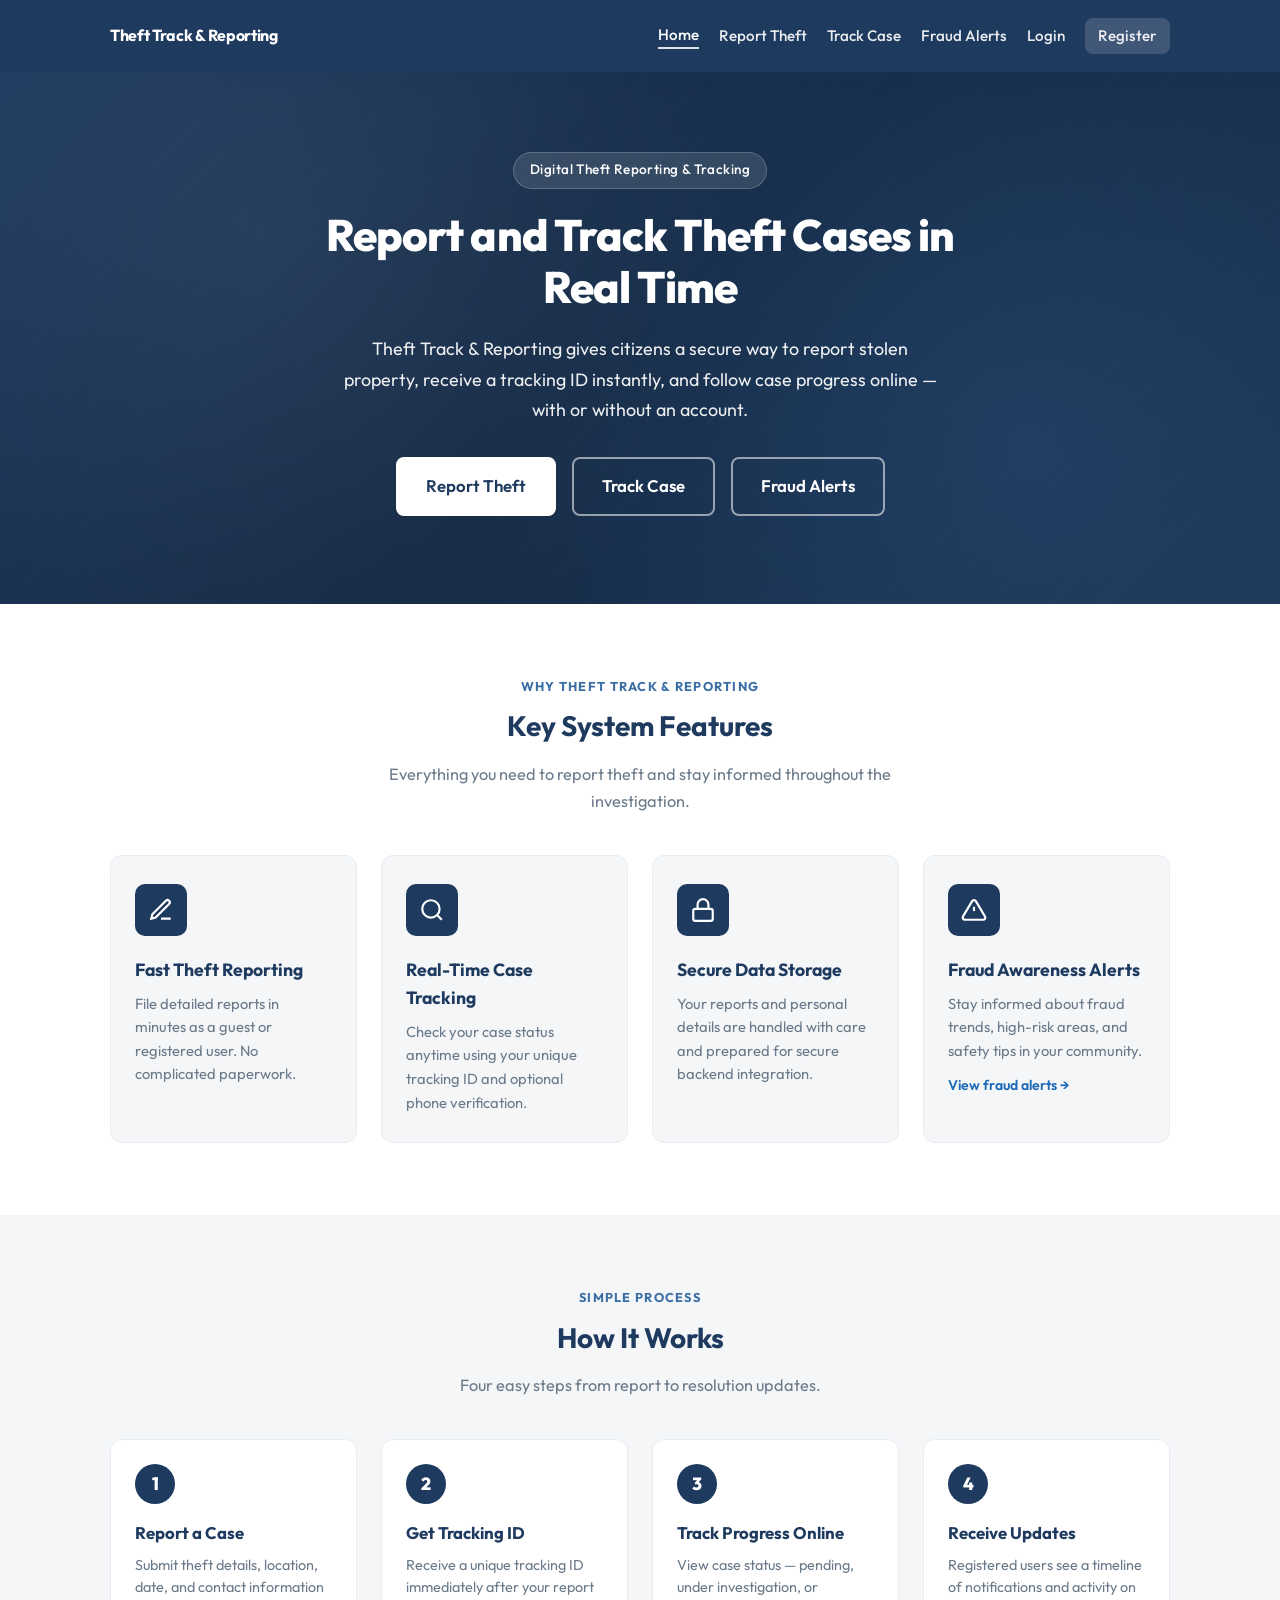
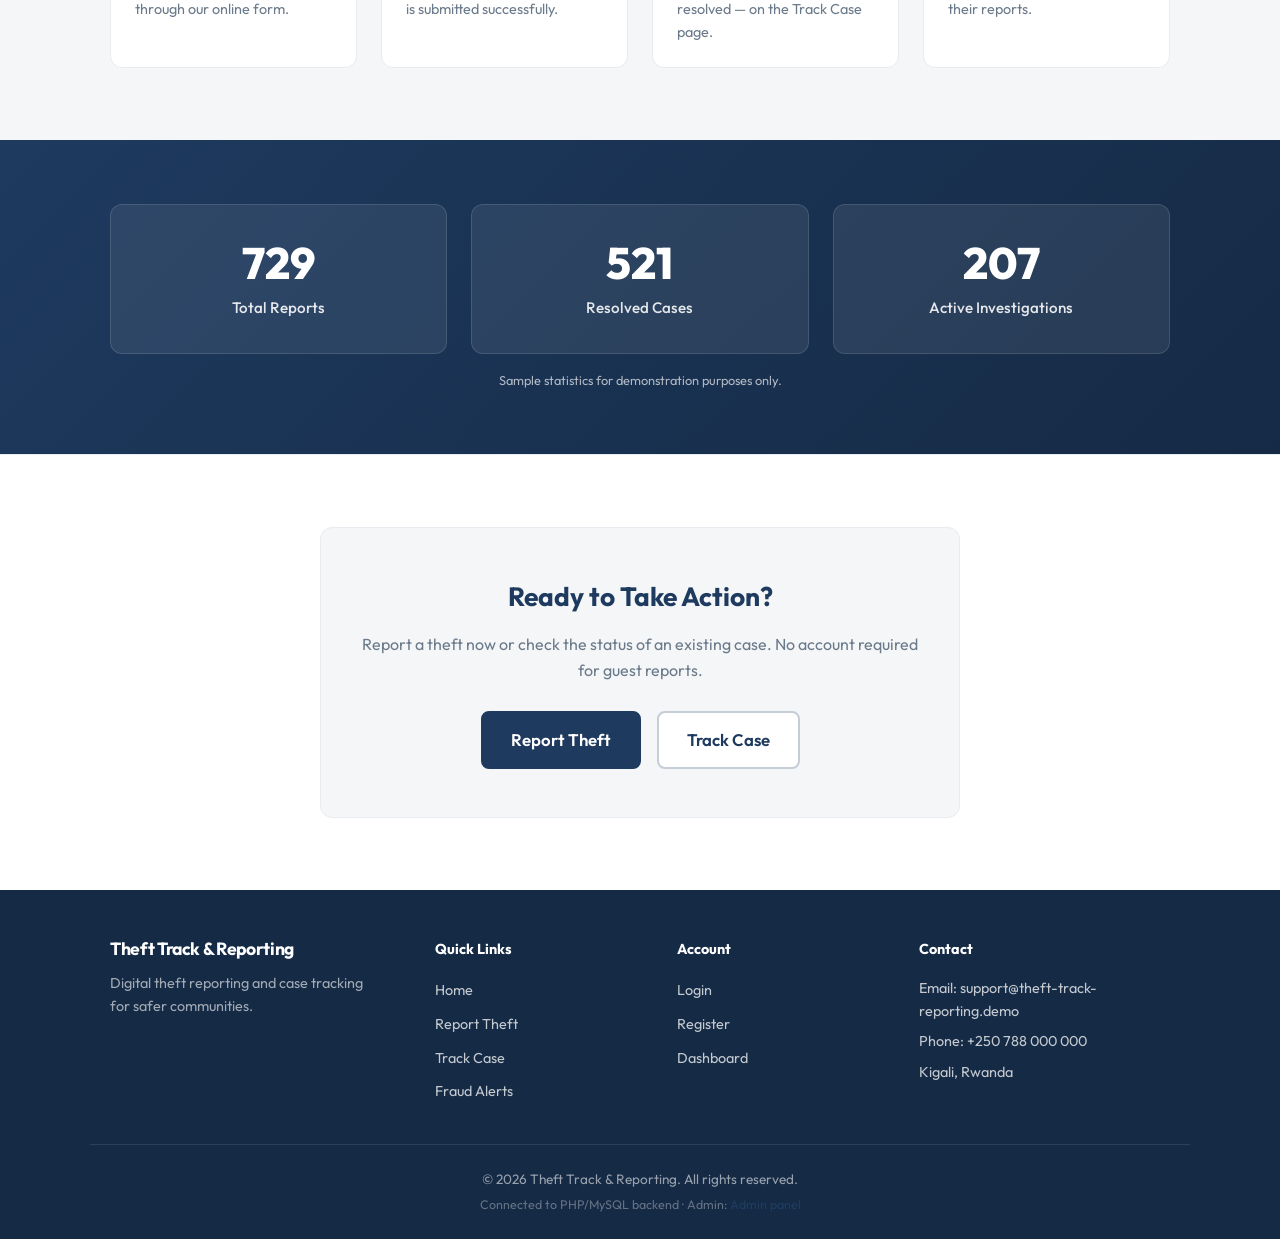
<file: public/index.html>
<!DOCTYPE html>
<html lang="en">
<head>
  <meta charset="UTF-8">
  <meta name="viewport" content="width=device-width, initial-scale=1.0">
  <title>Home — Theft Track &amp; Reporting</title>
  <link rel="preconnect" href="https://fonts.googleapis.com">
  <link rel="preconnect" href="https://fonts.gstatic.com" crossorigin>
  <link href="https://fonts.googleapis.com/css2?family=Outfit:wght@300;400;500;600;700;800&display=swap" rel="stylesheet">
  <link rel="stylesheet" href="style.css">
  <link rel="stylesheet" href="css/home.css">
</head>
<body data-page="home">

  <!-- Navigation -->
  <header class="header" id="main-header">
    <div class="container header-inner">
      <a href="index.html" class="logo logo--full">
        <span class="logo-text">Theft Track &amp; Reporting</span>
      </a>
      <button class="nav-toggle" id="nav-toggle" aria-label="Toggle menu" aria-expanded="false">
        <span></span><span></span><span></span>
      </button>
      <nav class="nav" id="main-nav">
        <a href="index.html" class="nav-link" data-nav-page="home">Home</a>
        <a href="report.html" class="nav-link" data-nav-page="report">Report Theft</a>
        <a href="track.html" class="nav-link" data-nav-page="track">Track Case</a>
        <a href="fraud.html" class="nav-link" data-nav-page="fraud">Fraud Alerts</a>
        <a href="dashboard.html" class="nav-link nav-user hidden" data-nav-page="dashboard">Dashboard</a>
        <a href="login.html" class="nav-link nav-auth" data-nav-page="login">Login</a>
        <a href="register.html" class="nav-link nav-auth nav-register-btn" data-nav-page="register">Register</a>
        <button type="button" class="btn btn-outline btn-sm nav-user hidden" id="btn-logout">Logout</button>
      </nav>
    </div>
  </header>

  <main class="home-main">

    <!-- Hero -->
    <section class="home-hero">
      <div class="home-hero-pattern" aria-hidden="true"></div>
      <div class="container home-hero-inner">
        <p class="home-hero-badge">Digital Theft Reporting &amp; Tracking</p>
        <h1>Report and Track Theft Cases in Real Time</h1>
        <p class="home-hero-desc">
          Theft Track &amp; Reporting gives citizens a secure way to report stolen property, receive a tracking ID instantly,
          and follow case progress online — with or without an account.
        </p>
        <div class="home-hero-actions">
          <a href="report.html" class="btn btn-primary btn-lg">Report Theft</a>
          <a href="track.html" class="btn btn-hero-outline btn-lg">Track Case</a>
          <a href="fraud.html" class="btn btn-hero-outline btn-lg">Fraud Alerts</a>
        </div>
      </div>
    </section>

    <!-- Features -->
    <section class="home-section home-features" id="features">
      <div class="container">
        <p class="section-label">Why Theft Track &amp; Reporting</p>
        <h2 class="section-title">Key System Features</h2>
        <p class="section-desc">Everything you need to report theft and stay informed throughout the investigation.</p>
        <div class="home-features-grid">
          <article class="home-feature-card">
            <div class="home-feature-icon" aria-hidden="true">
              <svg viewBox="0 0 24 24" fill="none" stroke="currentColor" stroke-width="2"><path d="M12 20h9M16.5 3.5a2.12 2.12 0 0 1 3 3L7 19l-4 1 1-4Z"/></svg>
            </div>
            <h3>Fast Theft Reporting</h3>
            <p>File detailed reports in minutes as a guest or registered user. No complicated paperwork.</p>
          </article>
          <article class="home-feature-card">
            <div class="home-feature-icon" aria-hidden="true">
              <svg viewBox="0 0 24 24" fill="none" stroke="currentColor" stroke-width="2"><circle cx="11" cy="11" r="8"/><path d="m21 21-4.3-4.3"/></svg>
            </div>
            <h3>Real-Time Case Tracking</h3>
            <p>Check your case status anytime using your unique tracking ID and optional phone verification.</p>
          </article>
          <article class="home-feature-card">
            <div class="home-feature-icon" aria-hidden="true">
              <svg viewBox="0 0 24 24" fill="none" stroke="currentColor" stroke-width="2"><rect x="3" y="11" width="18" height="11" rx="2"/><path d="M7 11V7a5 5 0 0 1 10 0v4"/></svg>
            </div>
            <h3>Secure Data Storage</h3>
            <p>Your reports and personal details are handled with care and prepared for secure backend integration.</p>
          </article>
          <a href="fraud.html" class="home-feature-card home-feature-card--link">
            <div class="home-feature-icon" aria-hidden="true">
              <svg viewBox="0 0 24 24" fill="none" stroke="currentColor" stroke-width="2"><path d="M10.29 3.86 1.82 18a2 2 0 0 0 1.71 3h16.94a2 2 0 0 0 1.71-3L13.71 3.86a2 2 0 0 0-3.42 0Z"/><line x1="12" y1="9" x2="12" y2="13"/><line x1="12" y1="17" x2="12.01" y2="17"/></svg>
            </div>
            <h3>Fraud Awareness Alerts</h3>
            <p>Stay informed about fraud trends, high-risk areas, and safety tips in your community.</p>
            <span class="home-feature-link">View fraud alerts &rarr;</span>
          </a>
        </div>
      </div>
    </section>

    <!-- How It Works -->
    <section class="home-section home-steps">
      <div class="container">
        <p class="section-label">Simple Process</p>
        <h2 class="section-title">How It Works</h2>
        <p class="section-desc">Four easy steps from report to resolution updates.</p>
        <ol class="home-steps-list">
          <li class="home-step">
            <span class="home-step-num">1</span>
            <div class="home-step-content">
              <h3>Report a Case</h3>
              <p>Submit theft details, location, date, and contact information through our online form.</p>
            </div>
          </li>
          <li class="home-step">
            <span class="home-step-num">2</span>
            <div class="home-step-content">
              <h3>Get Tracking ID</h3>
              <p>Receive a unique tracking ID immediately after your report is submitted successfully.</p>
            </div>
          </li>
          <li class="home-step">
            <span class="home-step-num">3</span>
            <div class="home-step-content">
              <h3>Track Progress Online</h3>
              <p>View case status — pending, under investigation, or resolved — on the Track Case page.</p>
            </div>
          </li>
          <li class="home-step">
            <span class="home-step-num">4</span>
            <div class="home-step-content">
              <h3>Receive Updates</h3>
              <p>Registered users see a timeline of notifications and activity on their reports.</p>
            </div>
          </li>
        </ol>
      </div>
    </section>

    <!-- Statistics -->
    <section class="home-stats" id="stats">
      <div class="container">
        <div class="home-stats-grid">
          <article class="home-stat-card">
            <span class="home-stat-value" data-count="1248">0</span>
            <span class="home-stat-label">Total Reports</span>
          </article>
          <article class="home-stat-card">
            <span class="home-stat-value" data-count="892">0</span>
            <span class="home-stat-label">Resolved Cases</span>
          </article>
          <article class="home-stat-card">
            <span class="home-stat-value" data-count="356">0</span>
            <span class="home-stat-label">Active Investigations</span>
          </article>
        </div>
        <p class="home-stats-note">Sample statistics for demonstration purposes only.</p>
      </div>
    </section>

    <!-- Call to Action -->
    <section class="home-cta">
      <div class="container home-cta-inner">
        <h2>Ready to Take Action?</h2>
        <p>Report a theft now or check the status of an existing case. No account required for guest reports.</p>
        <div class="home-cta-actions">
          <a href="report.html" class="btn btn-primary btn-lg">Report Theft</a>
          <a href="track.html" class="btn btn-secondary btn-lg">Track Case</a>
        </div>
      </div>
    </section>

  </main>

  <!-- Footer -->
  <footer class="footer footer--home" id="main-footer">
    <div class="container footer-grid">
      <div class="footer-brand">
        <a href="index.html" class="logo logo--footer">
          <span class="logo-text">Theft Track &amp; Reporting</span>
        </a>
        <p class="footer-tagline">Digital theft reporting and case tracking for safer communities.</p>
      </div>
      <div class="footer-links-col">
        <h4>Quick Links</h4>
        <ul class="footer-links">
          <li><a href="index.html">Home</a></li>
          <li><a href="report.html">Report Theft</a></li>
          <li><a href="track.html">Track Case</a></li>
          <li><a href="fraud.html">Fraud Alerts</a></li>
        </ul>
      </div>
      <div class="footer-links-col">
        <h4>Account</h4>
        <ul class="footer-links">
          <li><a href="login.html">Login</a></li>
          <li><a href="register.html">Register</a></li>
          <li><a href="dashboard.html">Dashboard</a></li>
        </ul>
      </div>
      <div class="footer-contact">
        <h4>Contact</h4>
        <p>Email: <a href="mailto:support@theft-track-reporting.demo">support@theft-track-reporting.demo</a></p>
        <p>Phone: <a href="tel:+250788000000">+250 788 000 000</a></p>
        <p class="footer-address">Kigali, Rwanda</p>
      </div>
    </div>
    <div class="container footer-bottom">
      <p>&copy; 2026 Theft Track &amp; Reporting. All rights reserved.</p>
      <p class="footer-note">Connected to PHP/MySQL backend · Admin: <a href="../backend/admin/">Admin panel</a></p>
    </div>
  </footer>

  <div id="toast-container" class="toast-container" aria-live="polite"></div>
  <script src="js/common.js"></script>
  <script src="js/home.js"></script>
</body>
</html>
</file>
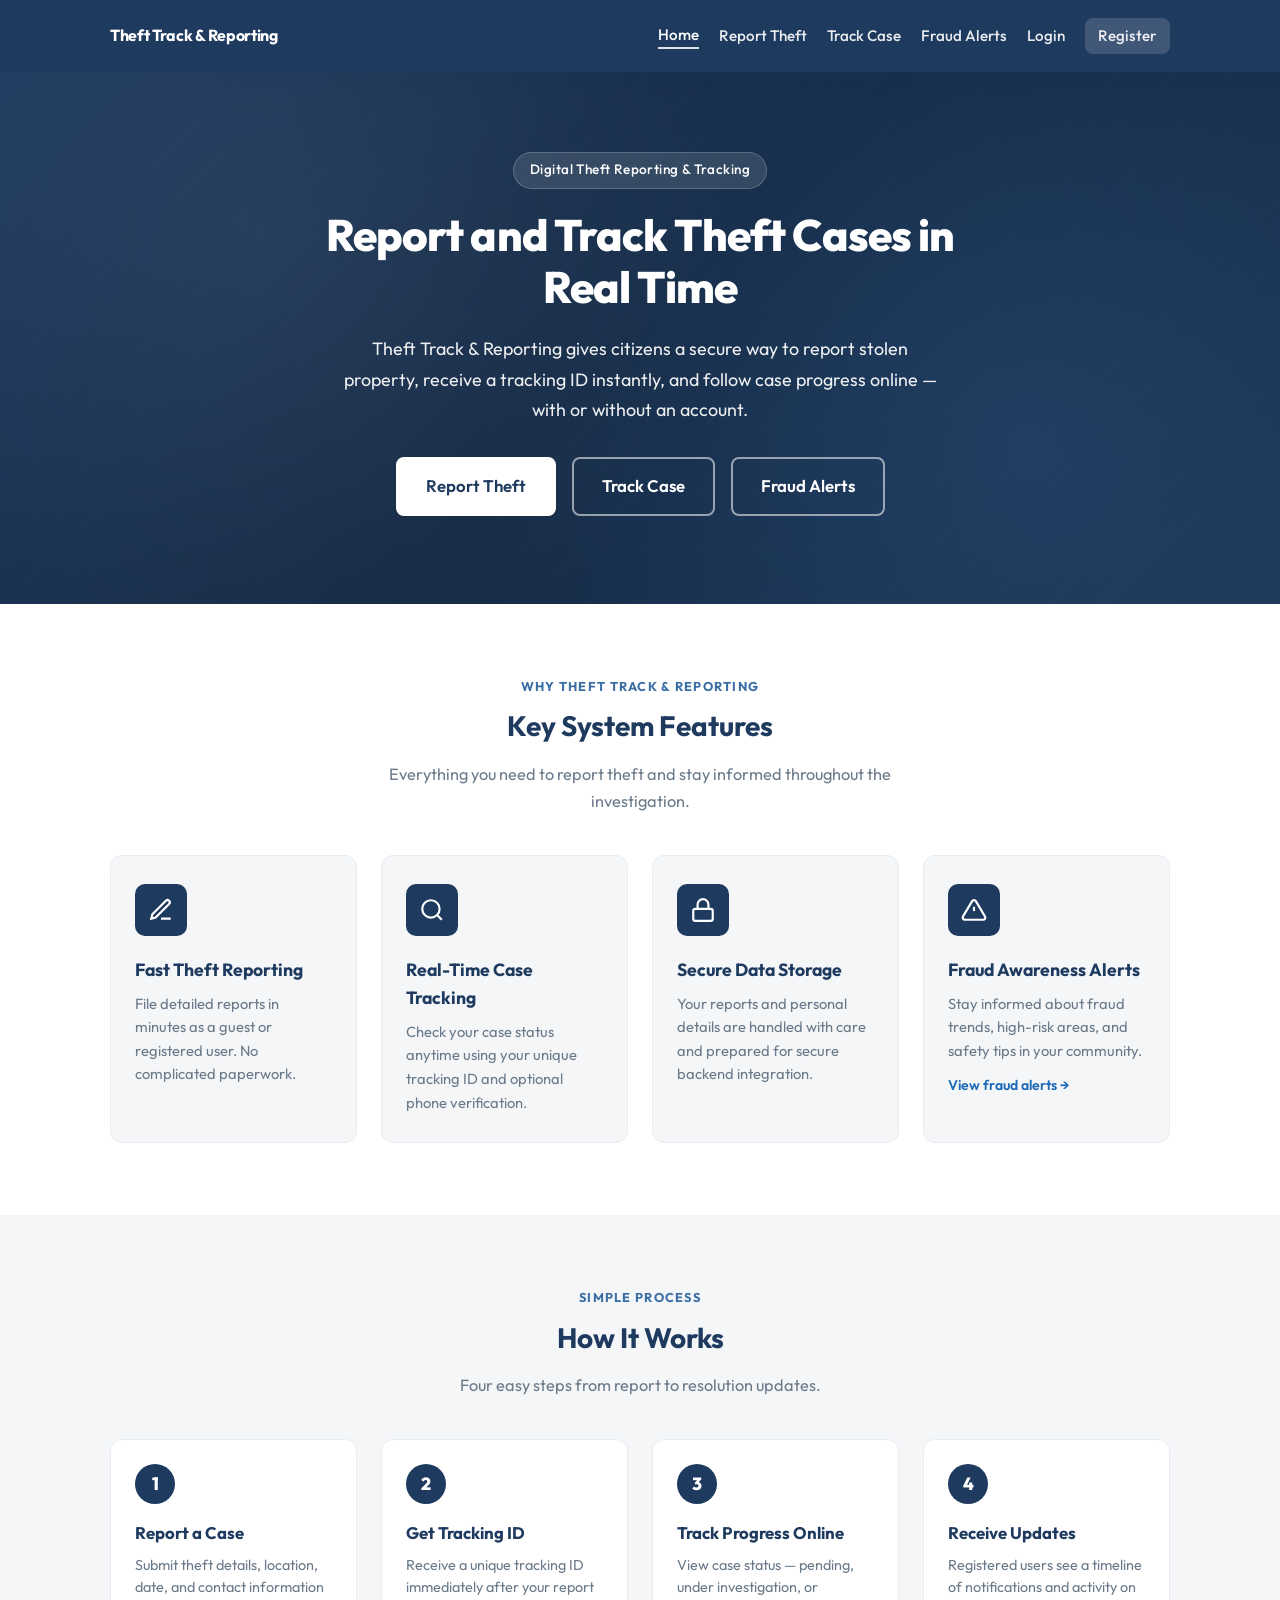
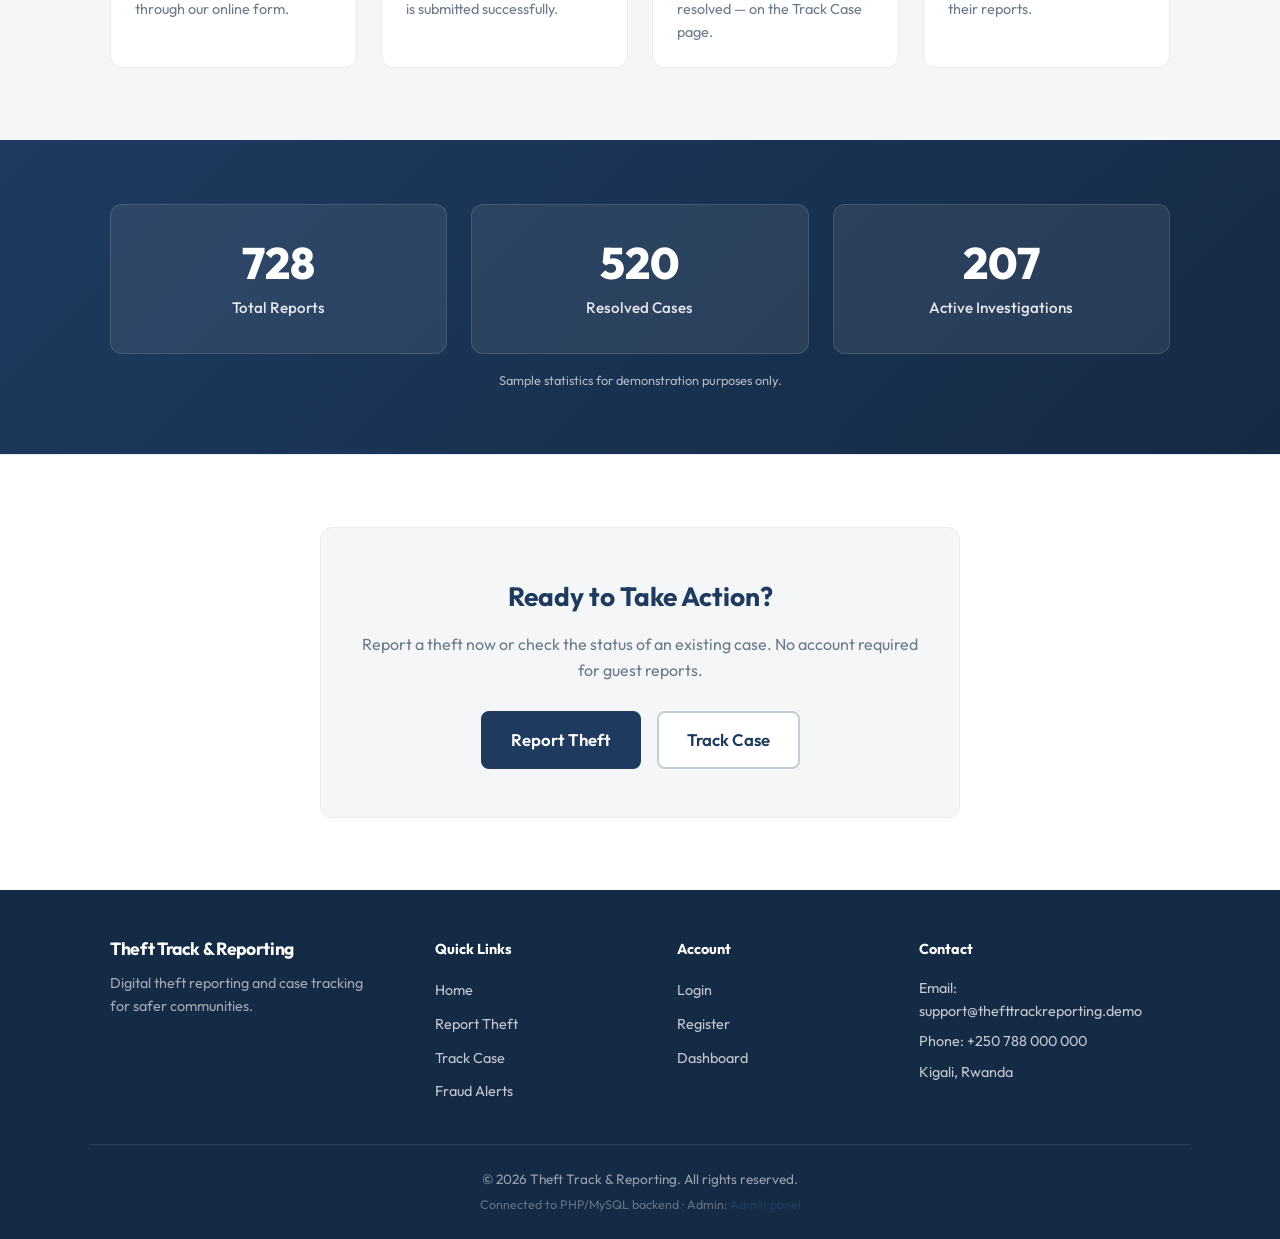
<file: thefttrack_fn/index.html>
<!DOCTYPE html>
<html lang="en">
<head>
  <meta charset="UTF-8">
  <meta name="viewport" content="width=device-width, initial-scale=1.0">
  <title>Home — Theft Track &amp; Reporting</title>
  <link rel="preconnect" href="https://fonts.googleapis.com">
  <link rel="preconnect" href="https://fonts.gstatic.com" crossorigin>
  <link href="https://fonts.googleapis.com/css2?family=Outfit:wght@300;400;500;600;700;800&display=swap" rel="stylesheet">
  <link rel="stylesheet" href="style.css">
  <link rel="stylesheet" href="css/home.css">
</head>
<body data-page="home">

  <!-- Navigation -->
  <header class="header" id="main-header">
    <div class="container header-inner">
      <a href="index.html" class="logo logo--full">
        <span class="logo-text">Theft Track &amp; Reporting</span>
      </a>
      <button class="nav-toggle" id="nav-toggle" aria-label="Toggle menu" aria-expanded="false">
        <span></span><span></span><span></span>
      </button>
      <nav class="nav" id="main-nav">
        <a href="index.html" class="nav-link" data-nav-page="home">Home</a>
        <a href="report.html" class="nav-link" data-nav-page="report">Report Theft</a>
        <a href="track.html" class="nav-link" data-nav-page="track">Track Case</a>
        <a href="fraud.html" class="nav-link" data-nav-page="fraud">Fraud Alerts</a>
        <a href="dashboard.html" class="nav-link nav-user hidden" data-nav-page="dashboard">Dashboard</a>
        <a href="login.html" class="nav-link nav-auth" data-nav-page="login">Login</a>
        <a href="register.html" class="nav-link nav-auth nav-register-btn" data-nav-page="register">Register</a>
        <button type="button" class="btn btn-outline btn-sm nav-user hidden" id="btn-logout">Logout</button>
      </nav>
    </div>
  </header>

  <main class="home-main">

    <!-- Hero -->
    <section class="home-hero">
      <div class="home-hero-pattern" aria-hidden="true"></div>
      <div class="container home-hero-inner">
        <p class="home-hero-badge">Digital Theft Reporting &amp; Tracking</p>
        <h1>Report and Track Theft Cases in Real Time</h1>
        <p class="home-hero-desc">
          Theft Track &amp; Reporting gives citizens a secure way to report stolen property, receive a tracking ID instantly,
          and follow case progress online — with or without an account.
        </p>
        <div class="home-hero-actions">
          <a href="report.html" class="btn btn-primary btn-lg">Report Theft</a>
          <a href="track.html" class="btn btn-hero-outline btn-lg">Track Case</a>
          <a href="fraud.html" class="btn btn-hero-outline btn-lg">Fraud Alerts</a>
        </div>
      </div>
    </section>

    <!-- Features -->
    <section class="home-section home-features" id="features">
      <div class="container">
        <p class="section-label">Why Theft Track &amp; Reporting</p>
        <h2 class="section-title">Key System Features</h2>
        <p class="section-desc">Everything you need to report theft and stay informed throughout the investigation.</p>
        <div class="home-features-grid">
          <article class="home-feature-card">
            <div class="home-feature-icon" aria-hidden="true">
              <svg viewBox="0 0 24 24" fill="none" stroke="currentColor" stroke-width="2"><path d="M12 20h9M16.5 3.5a2.12 2.12 0 0 1 3 3L7 19l-4 1 1-4Z"/></svg>
            </div>
            <h3>Fast Theft Reporting</h3>
            <p>File detailed reports in minutes as a guest or registered user. No complicated paperwork.</p>
          </article>
          <article class="home-feature-card">
            <div class="home-feature-icon" aria-hidden="true">
              <svg viewBox="0 0 24 24" fill="none" stroke="currentColor" stroke-width="2"><circle cx="11" cy="11" r="8"/><path d="m21 21-4.3-4.3"/></svg>
            </div>
            <h3>Real-Time Case Tracking</h3>
            <p>Check your case status anytime using your unique tracking ID and optional phone verification.</p>
          </article>
          <article class="home-feature-card">
            <div class="home-feature-icon" aria-hidden="true">
              <svg viewBox="0 0 24 24" fill="none" stroke="currentColor" stroke-width="2"><rect x="3" y="11" width="18" height="11" rx="2"/><path d="M7 11V7a5 5 0 0 1 10 0v4"/></svg>
            </div>
            <h3>Secure Data Storage</h3>
            <p>Your reports and personal details are handled with care and prepared for secure backend integration.</p>
          </article>
          <a href="fraud.html" class="home-feature-card home-feature-card--link">
            <div class="home-feature-icon" aria-hidden="true">
              <svg viewBox="0 0 24 24" fill="none" stroke="currentColor" stroke-width="2"><path d="M10.29 3.86 1.82 18a2 2 0 0 0 1.71 3h16.94a2 2 0 0 0 1.71-3L13.71 3.86a2 2 0 0 0-3.42 0Z"/><line x1="12" y1="9" x2="12" y2="13"/><line x1="12" y1="17" x2="12.01" y2="17"/></svg>
            </div>
            <h3>Fraud Awareness Alerts</h3>
            <p>Stay informed about fraud trends, high-risk areas, and safety tips in your community.</p>
            <span class="home-feature-link">View fraud alerts &rarr;</span>
          </a>
        </div>
      </div>
    </section>

    <!-- How It Works -->
    <section class="home-section home-steps">
      <div class="container">
        <p class="section-label">Simple Process</p>
        <h2 class="section-title">How It Works</h2>
        <p class="section-desc">Four easy steps from report to resolution updates.</p>
        <ol class="home-steps-list">
          <li class="home-step">
            <span class="home-step-num">1</span>
            <div class="home-step-content">
              <h3>Report a Case</h3>
              <p>Submit theft details, location, date, and contact information through our online form.</p>
            </div>
          </li>
          <li class="home-step">
            <span class="home-step-num">2</span>
            <div class="home-step-content">
              <h3>Get Tracking ID</h3>
              <p>Receive a unique tracking ID immediately after your report is submitted successfully.</p>
            </div>
          </li>
          <li class="home-step">
            <span class="home-step-num">3</span>
            <div class="home-step-content">
              <h3>Track Progress Online</h3>
              <p>View case status — pending, under investigation, or resolved — on the Track Case page.</p>
            </div>
          </li>
          <li class="home-step">
            <span class="home-step-num">4</span>
            <div class="home-step-content">
              <h3>Receive Updates</h3>
              <p>Registered users see a timeline of notifications and activity on their reports.</p>
            </div>
          </li>
        </ol>
      </div>
    </section>

    <!-- Statistics -->
    <section class="home-stats" id="stats">
      <div class="container">
        <div class="home-stats-grid">
          <article class="home-stat-card">
            <span class="home-stat-value" data-count="1248">0</span>
            <span class="home-stat-label">Total Reports</span>
          </article>
          <article class="home-stat-card">
            <span class="home-stat-value" data-count="892">0</span>
            <span class="home-stat-label">Resolved Cases</span>
          </article>
          <article class="home-stat-card">
            <span class="home-stat-value" data-count="356">0</span>
            <span class="home-stat-label">Active Investigations</span>
          </article>
        </div>
        <p class="home-stats-note">Sample statistics for demonstration purposes only.</p>
      </div>
    </section>

    <!-- Call to Action -->
    <section class="home-cta">
      <div class="container home-cta-inner">
        <h2>Ready to Take Action?</h2>
        <p>Report a theft now or check the status of an existing case. No account required for guest reports.</p>
        <div class="home-cta-actions">
          <a href="report.html" class="btn btn-primary btn-lg">Report Theft</a>
          <a href="track.html" class="btn btn-secondary btn-lg">Track Case</a>
        </div>
      </div>
    </section>

  </main>

  <!-- Footer -->
  <footer class="footer footer--home" id="main-footer">
    <div class="container footer-grid">
      <div class="footer-brand">
        <a href="index.html" class="logo logo--footer">
          <span class="logo-text">Theft Track &amp; Reporting</span>
        </a>
        <p class="footer-tagline">Digital theft reporting and case tracking for safer communities.</p>
      </div>
      <div class="footer-links-col">
        <h4>Quick Links</h4>
        <ul class="footer-links">
          <li><a href="index.html">Home</a></li>
          <li><a href="report.html">Report Theft</a></li>
          <li><a href="track.html">Track Case</a></li>
          <li><a href="fraud.html">Fraud Alerts</a></li>
        </ul>
      </div>
      <div class="footer-links-col">
        <h4>Account</h4>
        <ul class="footer-links">
          <li><a href="login.html">Login</a></li>
          <li><a href="register.html">Register</a></li>
          <li><a href="dashboard.html">Dashboard</a></li>
        </ul>
      </div>
      <div class="footer-contact">
        <h4>Contact</h4>
        <p>Email: <a href="mailto:support@thefttrackreporting.demo">support@thefttrackreporting.demo</a></p>
        <p>Phone: <a href="tel:+250788000000">+250 788 000 000</a></p>
        <p class="footer-address">Kigali, Rwanda</p>
      </div>
    </div>
    <div class="container footer-bottom">
      <p>&copy; 2026 Theft Track &amp; Reporting. All rights reserved.</p>
      <p class="footer-note">Connected to PHP/MySQL backend · Admin: <a href="../backend/admin/">Admin panel</a></p>
    </div>
  </footer>

  <div id="toast-container" class="toast-container" aria-live="polite"></div>
  <script src="js/common.js"></script>
  <script src="js/home.js"></script>
</body>
</html>
</file>
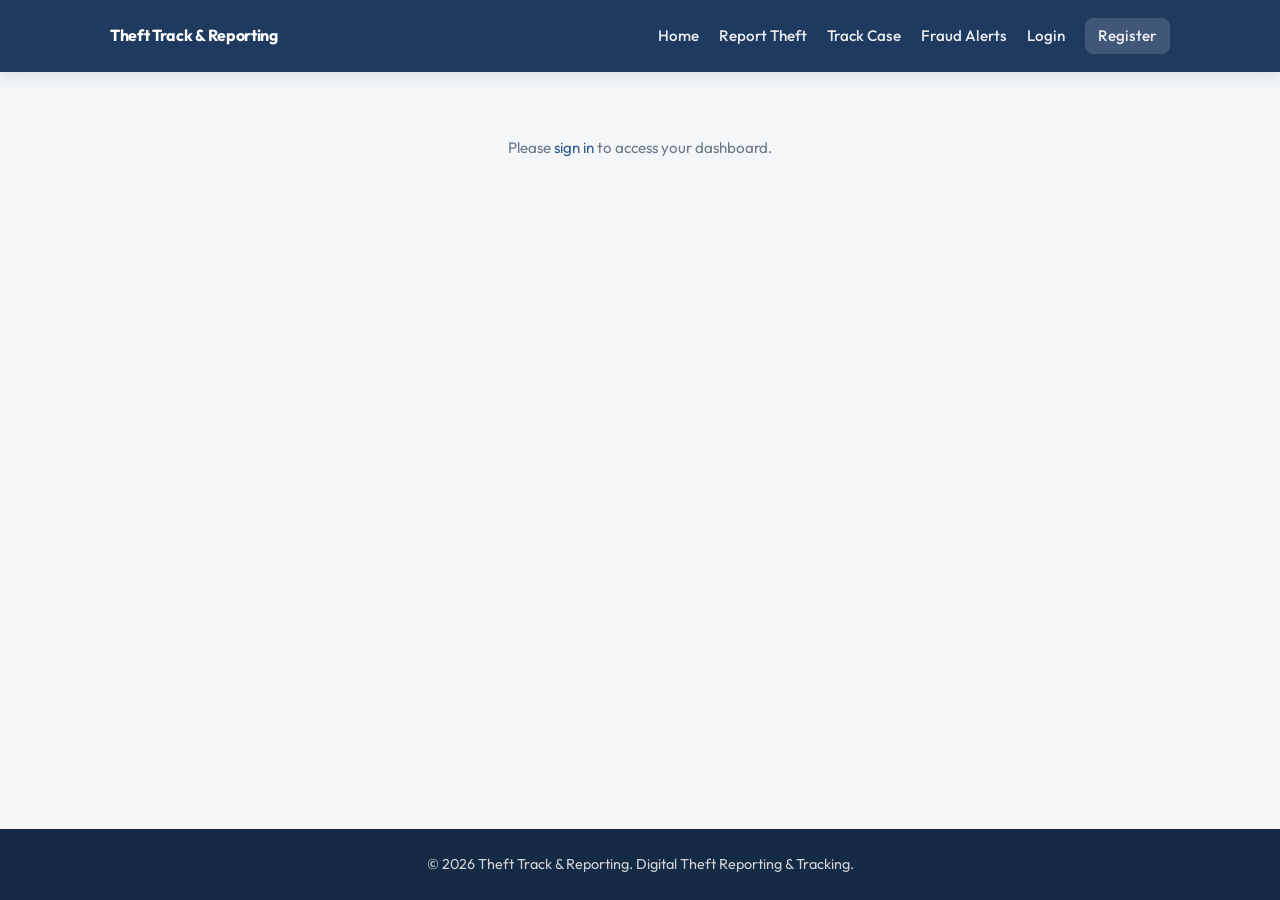
<file: public/dashboard.html>
<!DOCTYPE html>
<html lang="en">
<head>
  <meta charset="UTF-8">
  <meta name="viewport" content="width=device-width, initial-scale=1.0">
  <title>My Dashboard — Theft Track &amp; Reporting</title>
  <link rel="preconnect" href="https://fonts.googleapis.com">
  <link rel="preconnect" href="https://fonts.gstatic.com" crossorigin>
  <link href="https://fonts.googleapis.com/css2?family=Outfit:wght@300;400;500;600;700;800&display=swap" rel="stylesheet">
  <link rel="stylesheet" href="style.css">
  <link rel="stylesheet" href="css/dashboard.css">
</head>
<body data-page="dashboard">

  <header class="header" id="main-header">
    <div class="container header-inner">
      <a href="index.html" class="logo logo--full"><span class="logo-text">Theft Track &amp; Reporting</span></a>
      <button class="nav-toggle" id="nav-toggle" aria-label="Toggle menu" aria-expanded="false"><span></span><span></span><span></span></button>
      <nav class="nav" id="main-nav">
        <a href="index.html" class="nav-link" data-nav-page="home">Home</a>
        <a href="report.html" class="nav-link" data-nav-page="report">Report Theft</a>
        <a href="track.html" class="nav-link" data-nav-page="track">Track Case</a>
        <a href="fraud.html" class="nav-link" data-nav-page="fraud">Fraud Alerts</a>
        <a href="dashboard.html" class="nav-link nav-user hidden" data-nav-page="dashboard">Dashboard</a>
        <a href="login.html" class="nav-link nav-auth" data-nav-page="login">Login</a>
        <a href="register.html" class="nav-link nav-auth nav-register-btn" data-nav-page="register">Register</a>
        <button type="button" class="btn btn-outline btn-sm nav-user hidden" id="btn-logout">Logout</button>
      </nav>
    </div>
  </header>

  <main class="dashboard-main">
    <div class="container">
      <div id="dashboard-guest" class="dashboard-guest hidden">
        <p class="empty-state">Please <a href="login.html">sign in</a> to access your dashboard.</p>
      </div>

      <div id="dashboard-app" class="hidden">
        <div class="dashboard-header">
          <div>
            <h1>My Dashboard</h1>
            <p id="dashboard-welcome">Welcome back</p>
          </div>
          <a href="report.html" class="btn btn-primary">+ New Report</a>
        </div>

        <section class="dash-profile card" id="dash-profile"></section>

        <section class="dash-stats" id="dash-stats"></section>

        <div class="dashboard-grid">
          <section class="dash-panel card">
            <div class="dash-panel-head">
              <h2>My Reports</h2>
              <span class="dash-badge" id="reports-count">0</span>
            </div>
            <div id="dash-reports-list" class="dash-reports-list"></div>
          </section>

          <section class="dash-panel card">
            <div class="dash-panel-head">
              <h2>Notifications</h2>
            </div>
            <div id="dash-notifications" class="dash-notifications"></div>
          </section>
        </div>
      </div>
    </div>
  </main>

  <div id="report-detail-modal" class="modal hidden" role="dialog" aria-modal="true" aria-labelledby="detail-modal-title">
    <div class="modal-backdrop" data-close-detail></div>
    <div class="modal-content modal-content--wide card">
      <button type="button" class="modal-close" data-close-detail aria-label="Close">&times;</button>
      <h2 id="detail-modal-title">Report Details</h2>
      <div id="report-detail-body"></div>
    </div>
  </div>

  <footer class="footer">
    <div class="container footer-inner">
      <p>&copy; 2026 Theft Track &amp; Reporting. Digital Theft Reporting &amp; Tracking.</p>
    </div>
  </footer>
  <div id="toast-container" class="toast-container" aria-live="polite"></div>
  <script src="js/common.js"></script>
</body>
</html>
</file>
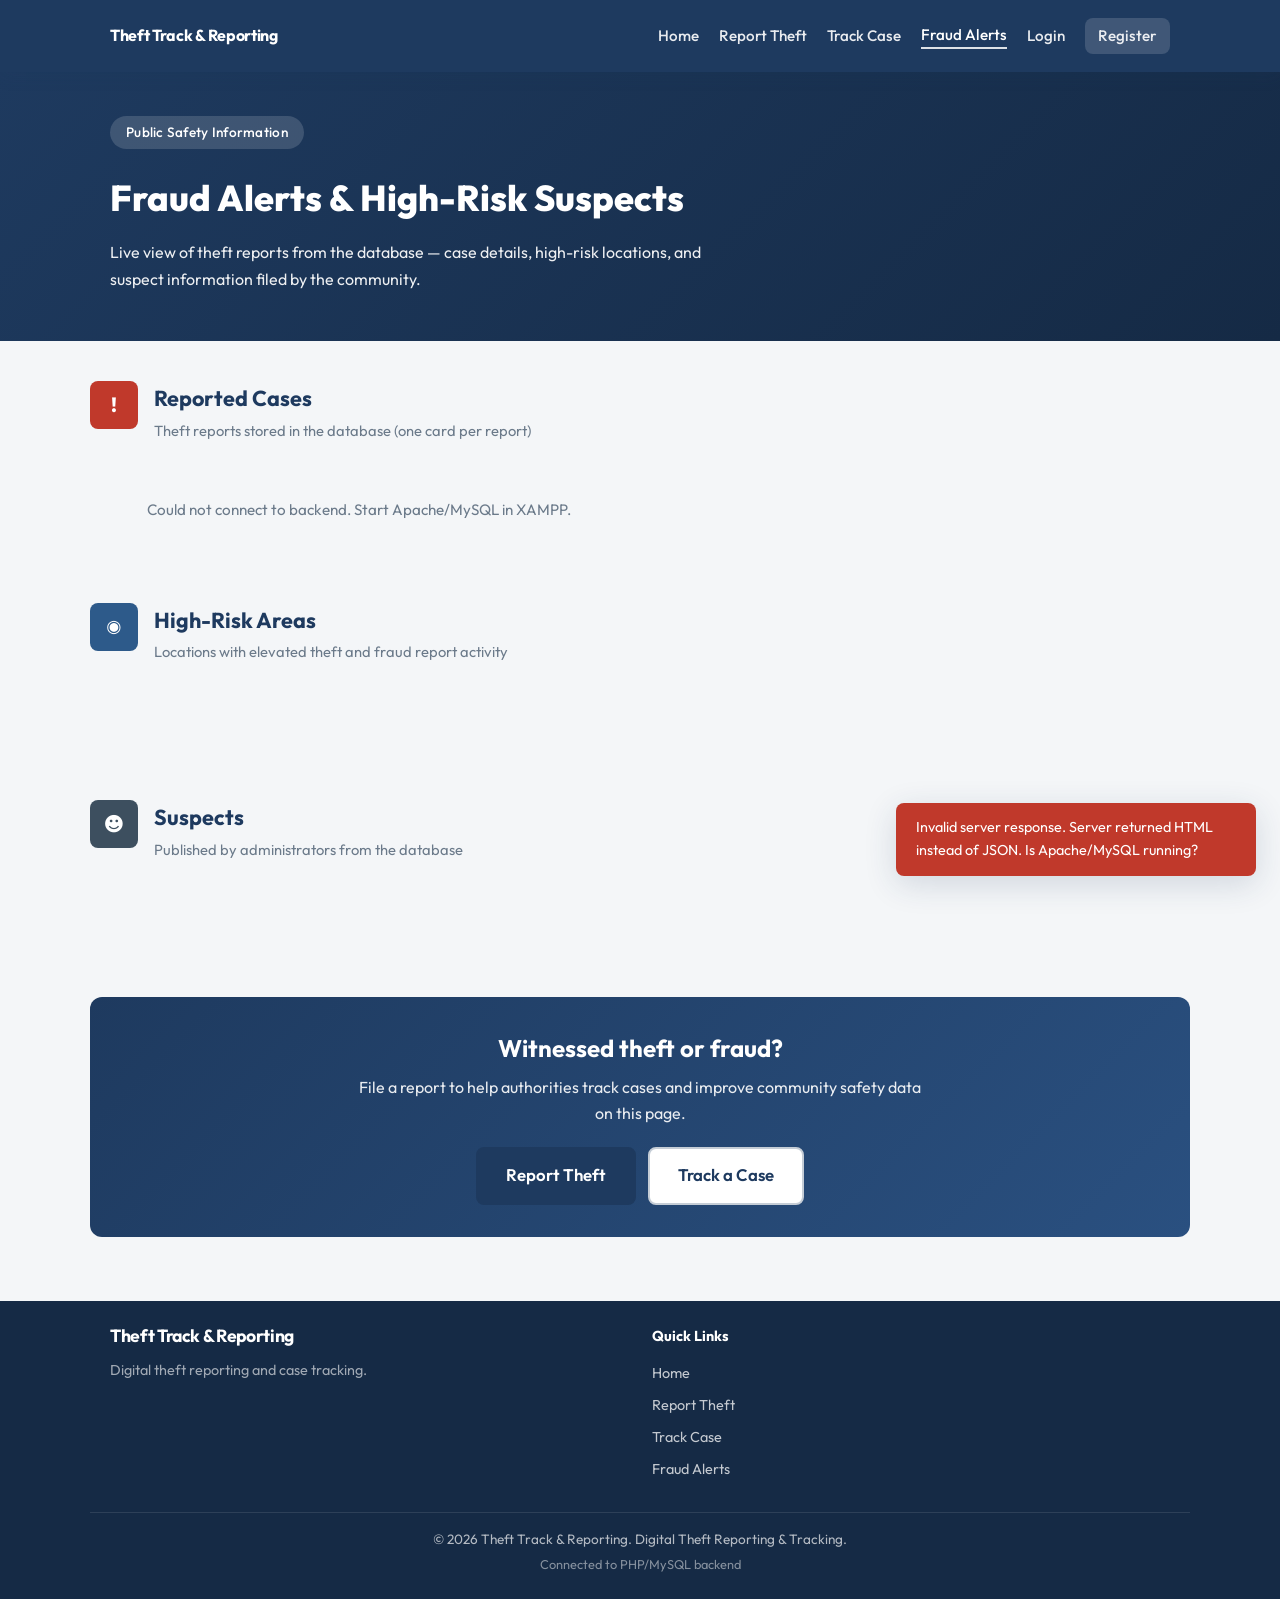
<file: public/fraud.html>
<!DOCTYPE html>
<html lang="en">
<head>
  <meta charset="UTF-8">
  <meta name="viewport" content="width=device-width, initial-scale=1.0">
  <title>Fraud Alerts &amp; High-Risk Suspects — Theft Track &amp; Reporting</title>
  <link rel="preconnect" href="https://fonts.googleapis.com">
  <link rel="preconnect" href="https://fonts.gstatic.com" crossorigin>
  <link href="https://fonts.googleapis.com/css2?family=Outfit:wght@300;400;500;600;700;800&display=swap" rel="stylesheet">
  <link rel="stylesheet" href="style.css">
</head>
<body data-page="fraud">

  <header class="header" id="main-header">
    <div class="container header-inner">
      <a href="index.html" class="logo logo--full"><span class="logo-text">Theft Track &amp; Reporting</span></a>
      <button class="nav-toggle" id="nav-toggle" aria-label="Toggle menu" aria-expanded="false"><span></span><span></span><span></span></button>
      <nav class="nav" id="main-nav">
        <a href="index.html" class="nav-link" data-nav-page="home">Home</a>
        <a href="report.html" class="nav-link" data-nav-page="report">Report Theft</a>
        <a href="track.html" class="nav-link" data-nav-page="track">Track Case</a>
        <a href="fraud.html" class="nav-link" data-nav-page="fraud">Fraud Alerts</a>
        <a href="dashboard.html" class="nav-link nav-user hidden" data-nav-page="dashboard">Dashboard</a>
        <a href="login.html" class="nav-link nav-auth" data-nav-page="login">Login</a>
        <a href="register.html" class="nav-link nav-auth nav-register-btn" data-nav-page="register">Register</a>
        <button type="button" class="btn btn-outline btn-sm nav-user hidden" id="btn-logout">Logout</button>
      </nav>
    </div>
  </header>

  <main>
    <div class="fraud-page-hero">
      <div class="container">
        <p class="hero-badge hero-badge--light">Public Safety Information</p>
        <p id="fraud-live-badge" class="fraud-live-badge hidden" aria-live="polite">Live data from community reports</p>
        <h1>Fraud Alerts &amp; High-Risk Suspects</h1>
        <p class="fraud-hero-text">
          Live view of theft reports from the database — case details, high-risk locations, and suspect information filed by the community.
        </p>
      </div>
    </div>

    <div class="container fraud-page-body">
      <section class="fraud-section" aria-labelledby="fraud-alerts-heading">
        <div class="fraud-section-header">
          <span class="section-icon section-icon--alert" aria-hidden="true">!</span>
          <div>
            <h2 id="fraud-alerts-heading">Reported Cases</h2>
            <p>Theft reports stored in the database (one card per report)</p>
          </div>
        </div>
        <div id="fraud-alerts-grid" class="fraud-grid fraud-grid--alerts"></div>
      </section>

      <section class="fraud-section" aria-labelledby="high-risk-heading">
        <div class="fraud-section-header">
          <span class="section-icon section-icon--area" aria-hidden="true">&#9673;</span>
          <div>
            <h2 id="high-risk-heading">High-Risk Areas</h2>
            <p>Locations with elevated theft and fraud report activity</p>
          </div>
        </div>
        <div id="high-risk-grid" class="fraud-grid fraud-grid--areas"></div>
      </section>

      <section class="fraud-section" aria-labelledby="suspects-heading">
        <div class="fraud-section-header">
          <span class="section-icon section-icon--suspect" aria-hidden="true">&#9787;</span>
          <div>
            <h2 id="suspects-heading">Suspects</h2>
            <p>Published by administrators from the database</p>
          </div>
        </div>
        <div id="suspects-grid" class="fraud-grid fraud-grid--suspects"></div>
      </section>

      <section class="fraud-cta" aria-labelledby="fraud-cta-heading">
        <div class="fraud-cta-inner">
          <h2 id="fraud-cta-heading">Witnessed theft or fraud?</h2>
          <p>File a report to help authorities track cases and improve community safety data on this page.</p>
          <div class="fraud-cta-actions">
            <a href="report.html" class="btn btn-primary btn-lg">Report Theft</a>
            <a href="track.html" class="btn btn-secondary btn-lg">Track a Case</a>
          </div>
        </div>
      </section>
    </div>
  </main>

  <footer class="footer" id="main-footer">
    <div class="container footer-grid footer-grid--compact">
      <div class="footer-brand">
        <a href="index.html" class="logo logo--footer"><span class="logo-text">Theft Track &amp; Reporting</span></a>
        <p class="footer-tagline">Digital theft reporting and case tracking.</p>
      </div>
      <div class="footer-links-col">
        <h4>Quick Links</h4>
        <ul class="footer-links">
          <li><a href="index.html">Home</a></li>
          <li><a href="report.html">Report Theft</a></li>
          <li><a href="track.html">Track Case</a></li>
          <li><a href="fraud.html">Fraud Alerts</a></li>
        </ul>
      </div>
    </div>
    <div class="container footer-bottom">
      <p>&copy; 2026 Theft Track &amp; Reporting. Digital Theft Reporting &amp; Tracking.</p>
      <p id="fraud-footer-note" class="footer-note">Connected to PHP/MySQL backend</p>
    </div>
  </footer>
  <div id="toast-container" class="toast-container" aria-live="polite"></div>
  <script src="js/common.js"></script>
</body>
</html>
</file>
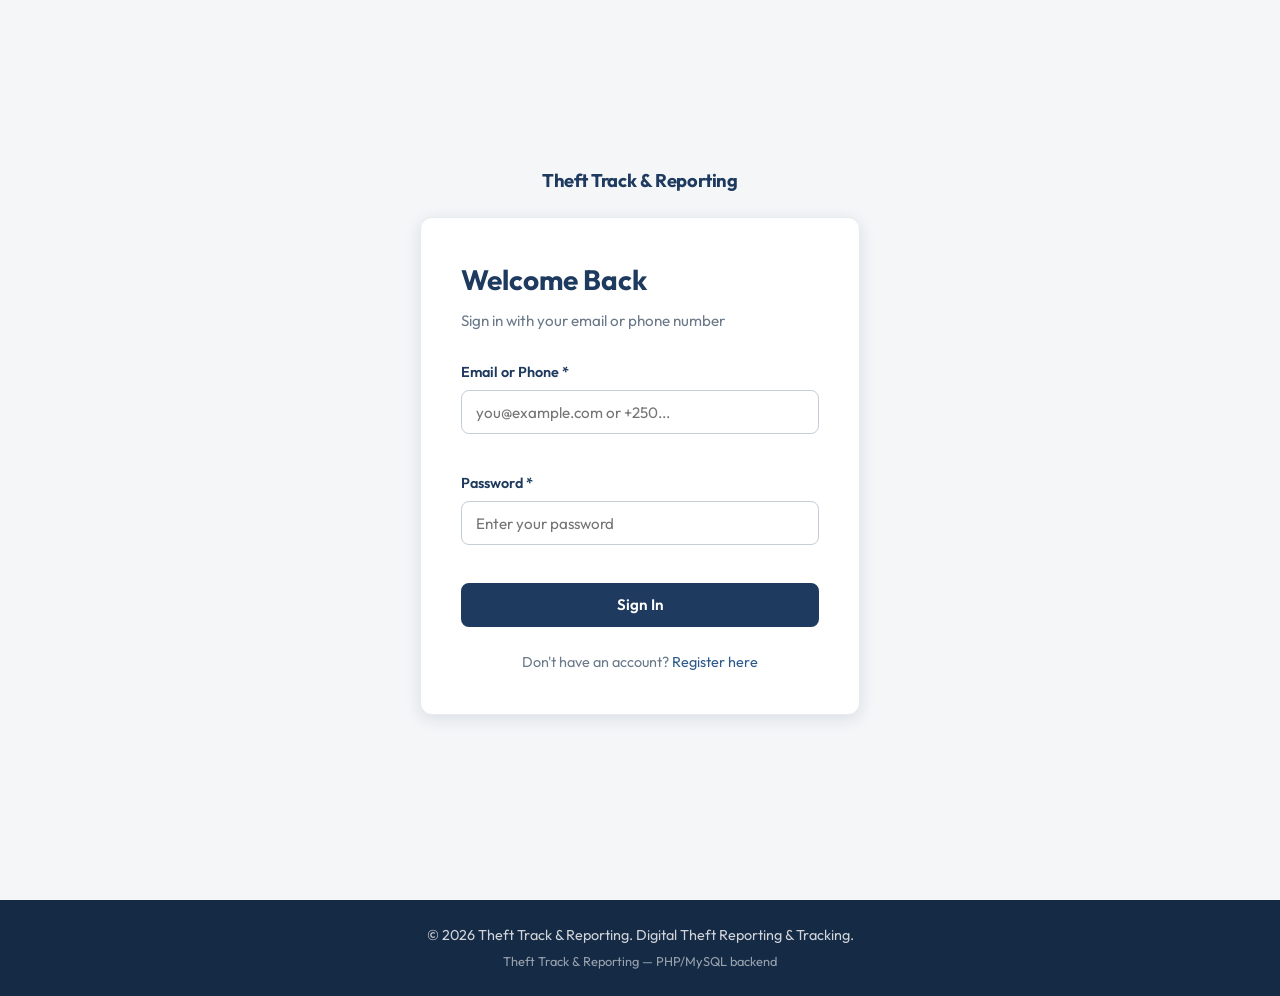
<file: public/login.html>
<!DOCTYPE html>
<html lang="en">
<head>
  <meta charset="UTF-8">
  <meta name="viewport" content="width=device-width, initial-scale=1.0">
  <title>Login — Theft Track &amp; Reporting</title>
  <link rel="preconnect" href="https://fonts.googleapis.com">
  <link rel="preconnect" href="https://fonts.gstatic.com" crossorigin>
  <link href="https://fonts.googleapis.com/css2?family=Outfit:wght@300;400;500;600;700;800&display=swap" rel="stylesheet">
  <link rel="stylesheet" href="style.css">
</head>
<body data-page="login" class="auth-page">

  <main>
    <div class="container auth-container">
      <a href="index.html" class="auth-brand">
        <span class="logo-text">Theft Track &amp; Reporting</span>
      </a>
      <div class="auth-card">
        <h1>Welcome Back</h1>
        <p class="auth-subtitle">Sign in with your email or phone number</p>
        <form id="login-form" class="form" novalidate>
          <div class="form-group">
            <label for="login-identifier">Email or Phone *</label>
            <input type="text" id="login-identifier" name="identifier" placeholder="you@example.com or +250..." required autocomplete="username">
            <span class="form-error" data-error="login-identifier"></span>
          </div>
          <div class="form-group">
            <label for="login-password">Password *</label>
            <input type="password" id="login-password" name="password" placeholder="Enter your password" required minlength="6" autocomplete="current-password">
            <span class="form-error" data-error="login-password"></span>
          </div>
          <button type="submit" class="btn btn-primary btn-block">Sign In</button>
        </form>
        <p class="auth-footer">
          Don't have an account? <a href="register.html">Register here</a>
        </p>
      </div>
    </div>
  </main>

  <footer class="footer" id="main-footer">
    <div class="container footer-inner">
      <p>&copy; 2026 Theft Track &amp; Reporting. Digital Theft Reporting &amp; Tracking.</p>
      <p class="footer-note">Theft Track &amp; Reporting — PHP/MySQL backend</p>
    </div>
  </footer>
  <div id="toast-container" class="toast-container" aria-live="polite"></div>
  <script src="js/common.js"></script>
</body>
</html>
</file>
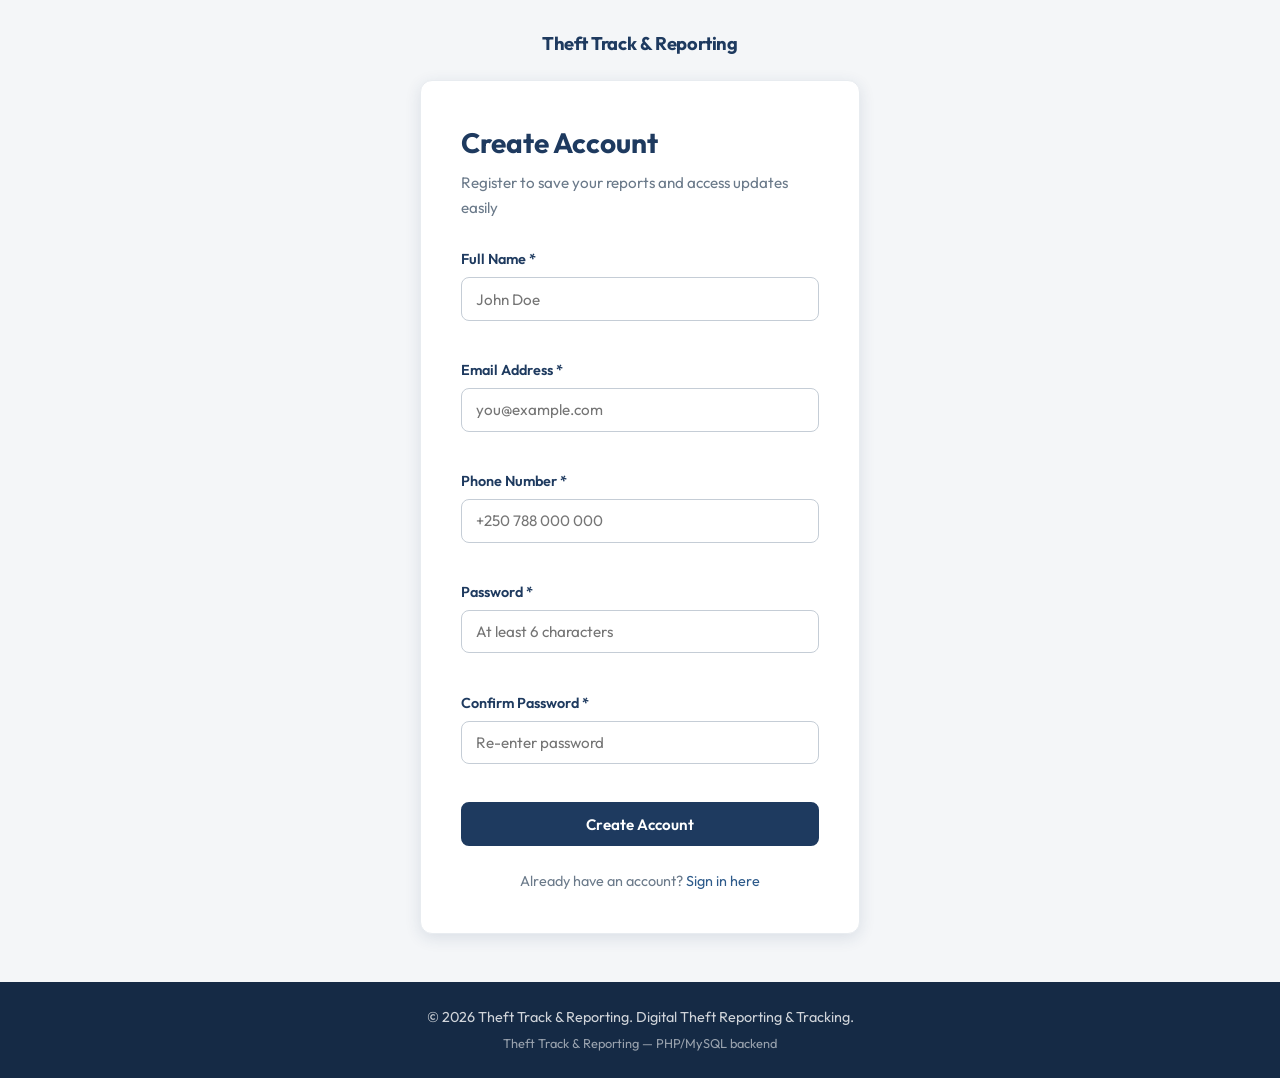
<file: public/register.html>
<!DOCTYPE html>
<html lang="en">
<head>
  <meta charset="UTF-8">
  <meta name="viewport" content="width=device-width, initial-scale=1.0">
  <title>Register — Theft Track &amp; Reporting</title>
  <link rel="preconnect" href="https://fonts.googleapis.com">
  <link rel="preconnect" href="https://fonts.gstatic.com" crossorigin>
  <link href="https://fonts.googleapis.com/css2?family=Outfit:wght@300;400;500;600;700;800&display=swap" rel="stylesheet">
  <link rel="stylesheet" href="style.css">
</head>
<body data-page="register" class="auth-page">

  <main>
    <div class="container auth-container">
      <a href="index.html" class="auth-brand">
        <span class="logo-text">Theft Track &amp; Reporting</span>
      </a>
      <div class="auth-card">
        <h1>Create Account</h1>
        <p class="auth-subtitle">Register to save your reports and access updates easily</p>
        <form id="register-form" class="form" novalidate>
          <div class="form-group">
            <label for="reg-fullname">Full Name *</label>
            <input type="text" id="reg-fullname" name="fullname" placeholder="John Doe" required>
            <span class="form-error" data-error="reg-fullname"></span>
          </div>
          <div class="form-group">
            <label for="reg-email">Email Address *</label>
            <input type="email" id="reg-email" name="email" placeholder="you@example.com" required autocomplete="email">
            <span class="form-error" data-error="reg-email"></span>
          </div>
          <div class="form-group">
            <label for="reg-phone">Phone Number *</label>
            <input type="tel" id="reg-phone" name="phone" placeholder="+250 788 000 000" required>
            <span class="form-error" data-error="reg-phone"></span>
          </div>
          <div class="form-group">
            <label for="reg-password">Password *</label>
            <input type="password" id="reg-password" name="password" placeholder="At least 6 characters" required minlength="6" autocomplete="new-password">
            <span class="form-error" data-error="reg-password"></span>
          </div>
          <div class="form-group">
            <label for="reg-confirm">Confirm Password *</label>
            <input type="password" id="reg-confirm" name="confirm" placeholder="Re-enter password" required minlength="6" autocomplete="new-password">
            <span class="form-error" data-error="reg-confirm"></span>
          </div>
          <button type="submit" class="btn btn-primary btn-block">Create Account</button>
        </form>
        <p class="auth-footer">
          Already have an account? <a href="login.html">Sign in here</a>
        </p>
      </div>
    </div>
  </main>

  <footer class="footer" id="main-footer">
    <div class="container footer-inner">
      <p>&copy; 2026 Theft Track &amp; Reporting. Digital Theft Reporting &amp; Tracking.</p>
      <p class="footer-note">Theft Track &amp; Reporting — PHP/MySQL backend</p>
    </div>
  </footer>
  <div id="toast-container" class="toast-container" aria-live="polite"></div>
  <script src="js/common.js"></script>
</body>
</html>
</file>
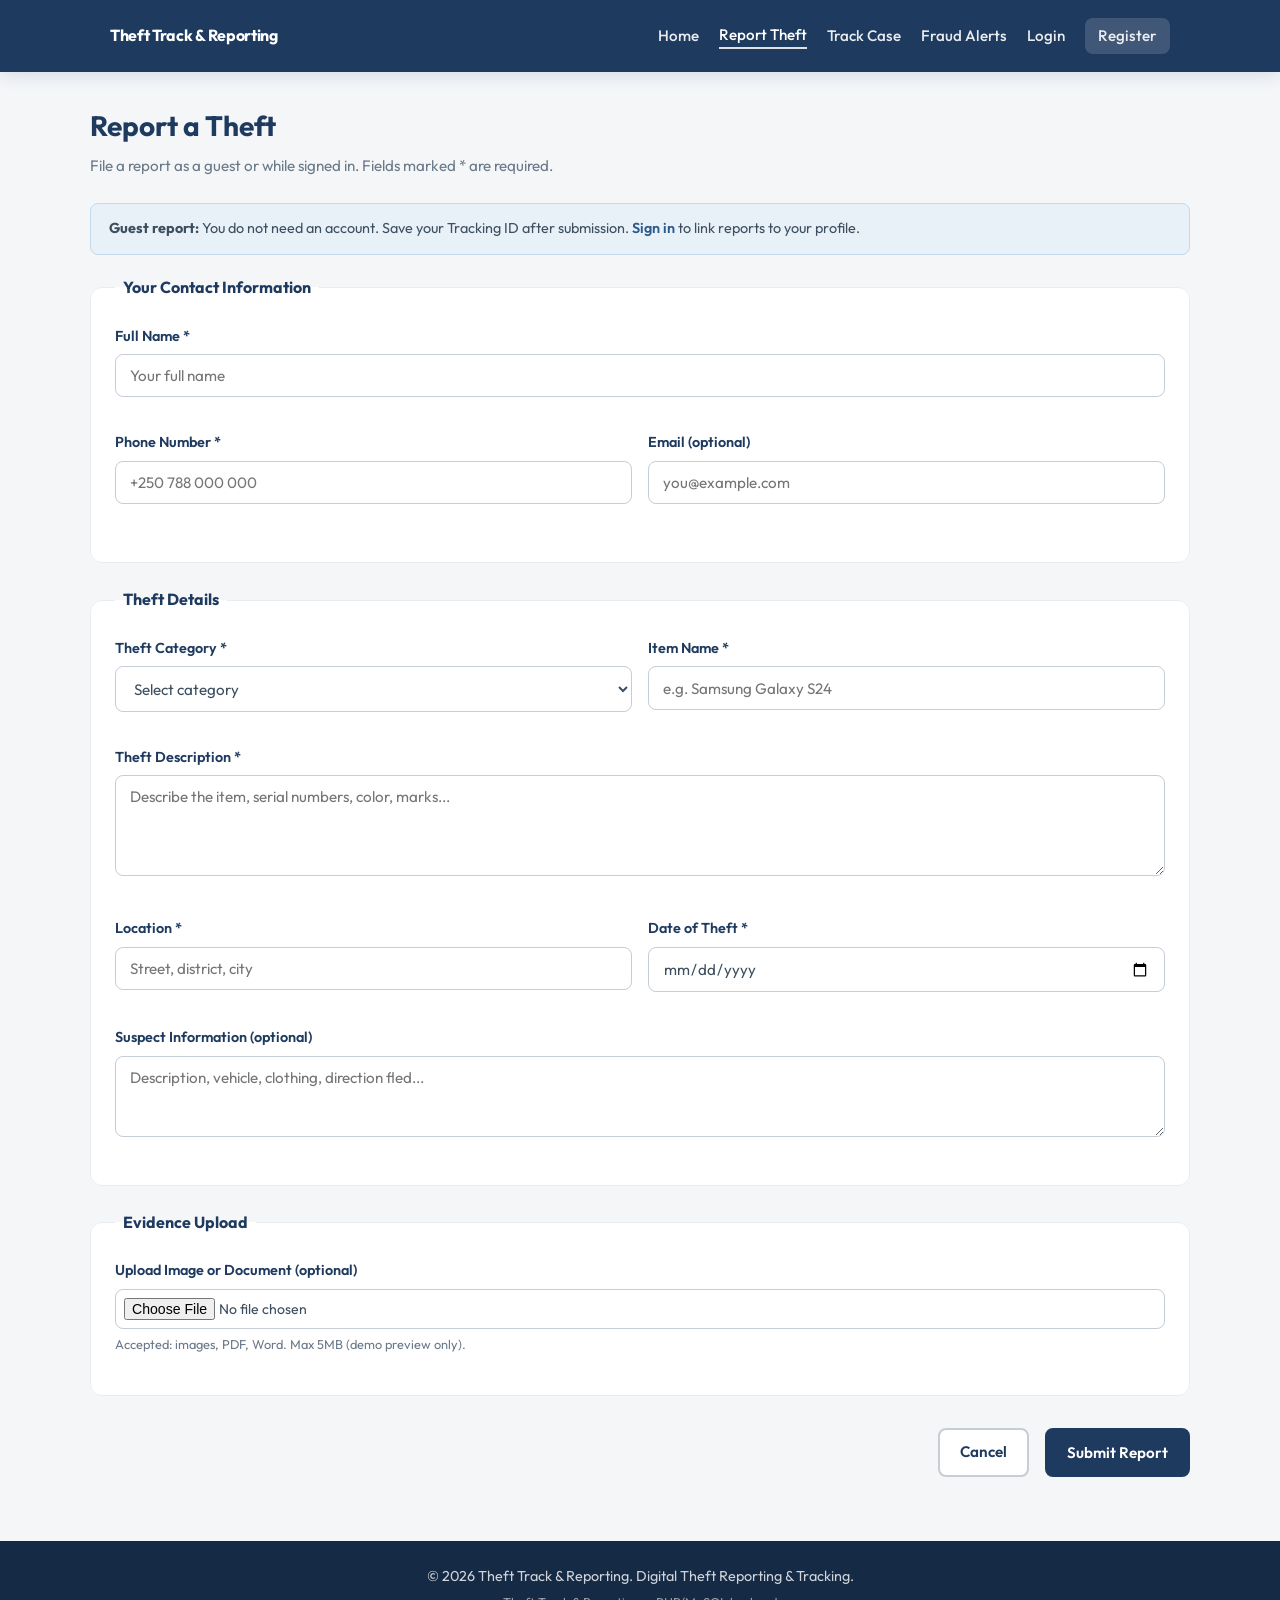
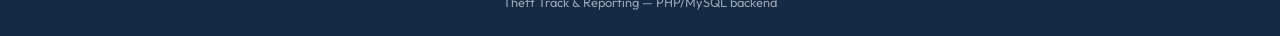
<file: public/report.html>
<!DOCTYPE html>
<html lang="en">
<head>
  <meta charset="UTF-8">
  <meta name="viewport" content="width=device-width, initial-scale=1.0">
  <title>Report Theft — Theft Track &amp; Reporting</title>
  <link rel="preconnect" href="https://fonts.googleapis.com">
  <link rel="preconnect" href="https://fonts.gstatic.com" crossorigin>
  <link href="https://fonts.googleapis.com/css2?family=Outfit:wght@300;400;500;600;700;800&display=swap" rel="stylesheet">
  <link rel="stylesheet" href="style.css">
</head>
<body data-page="report">

  <header class="header" id="main-header">
    <div class="container header-inner">
      <a href="index.html" class="logo logo--full"><span class="logo-text">Theft Track &amp; Reporting</span></a>
      <button class="nav-toggle" id="nav-toggle" aria-label="Toggle menu" aria-expanded="false"><span></span><span></span><span></span></button>
      <nav class="nav" id="main-nav">
        <a href="index.html" class="nav-link" data-nav-page="home">Home</a>
        <a href="report.html" class="nav-link" data-nav-page="report">Report Theft</a>
        <a href="track.html" class="nav-link" data-nav-page="track">Track Case</a>
        <a href="fraud.html" class="nav-link" data-nav-page="fraud">Fraud Alerts</a>
        <a href="dashboard.html" class="nav-link nav-user hidden" data-nav-page="dashboard">Dashboard</a>
        <a href="login.html" class="nav-link nav-auth" data-nav-page="login">Login</a>
        <a href="register.html" class="nav-link nav-auth nav-register-btn" data-nav-page="register">Register</a>
        <button type="button" class="btn btn-outline btn-sm nav-user hidden" id="btn-logout">Logout</button>
      </nav>
    </div>
  </header>

  <main>
    <div class="container form-page-container">
      <div class="form-page-header">
        <h1>Report a Theft</h1>
        <p id="report-mode-hint">File a report as a guest or while signed in. Fields marked * are required.</p>
      </div>

      <div id="report-guest-banner" class="info-banner">
        <strong>Guest report:</strong> You do not need an account. Save your Tracking ID after submission.
        <a href="login.html">Sign in</a> to link reports to your profile.
      </div>

      <form id="report-form" class="form report-form" novalidate>
        <fieldset class="form-section">
          <legend>Your Contact Information</legend>
          <div class="form-group">
            <label for="report-fullname">Full Name *</label>
            <input type="text" id="report-fullname" name="fullname" placeholder="Your full name" required>
            <span class="form-error" data-error="report-fullname"></span>
          </div>
          <div class="form-row">
            <div class="form-group">
              <label for="report-phone">Phone Number *</label>
              <input type="tel" id="report-phone" name="phone" placeholder="+250 788 000 000" required>
              <span class="form-error" data-error="report-phone"></span>
            </div>
            <div class="form-group">
              <label for="report-email">Email (optional)</label>
              <input type="email" id="report-email" name="email" placeholder="you@example.com">
              <span class="form-error" data-error="report-email"></span>
            </div>
          </div>
        </fieldset>

        <fieldset class="form-section">
          <legend>Theft Details</legend>
          <div class="form-row">
            <div class="form-group">
              <label for="item-category">Theft Category *</label>
              <select id="item-category" name="category" required>
                <option value="">Select category</option>
                <option value="electronics">Electronics</option>
                <option value="vehicle">Vehicle</option>
                <option value="jewelry">Jewelry</option>
                <option value="documents">Documents / ID</option>
                <option value="cash">Cash</option>
                <option value="clothing">Clothing</option>
                <option value="other">Other</option>
              </select>
              <span class="form-error" data-error="item-category"></span>
            </div>
            <div class="form-group">
              <label for="item-name">Item Name *</label>
              <input type="text" id="item-name" name="itemName" placeholder="e.g. Samsung Galaxy S24" required>
              <span class="form-error" data-error="item-name"></span>
            </div>
          </div>
          <div class="form-group">
            <label for="item-description">Theft Description *</label>
            <textarea id="item-description" name="description" rows="4" placeholder="Describe the item, serial numbers, color, marks..." required></textarea>
            <span class="form-error" data-error="item-description"></span>
          </div>
          <div class="form-row">
            <div class="form-group">
              <label for="incident-location">Location *</label>
              <input type="text" id="incident-location" name="location" placeholder="Street, district, city" required>
              <span class="form-error" data-error="incident-location"></span>
            </div>
            <div class="form-group">
              <label for="incident-date">Date of Theft *</label>
              <input type="date" id="incident-date" name="incidentDate" required>
              <span class="form-error" data-error="incident-date"></span>
            </div>
          </div>
          <div class="form-group">
            <label for="suspect-info">Suspect Information (optional)</label>
            <textarea id="suspect-info" name="suspect" rows="3" placeholder="Description, vehicle, clothing, direction fled..."></textarea>
          </div>
        </fieldset>

        <fieldset class="form-section">
          <legend>Evidence Upload</legend>
          <div class="form-group">
            <label for="report-file">Upload Image or Document (optional)</label>
            <input type="file" id="report-file" name="file" accept="image/*,.pdf,.doc,.docx">
            <p class="field-hint">Accepted: images, PDF, Word. Max 5MB (demo preview only).</p>
            <div id="file-preview" class="file-preview hidden"></div>
          </div>
        </fieldset>

        <div class="form-actions">
          <a href="index.html" class="btn btn-secondary">Cancel</a>
          <button type="submit" class="btn btn-primary">Submit Report</button>
        </div>
      </form>
    </div>
  </main>

  <footer class="footer" id="main-footer">
    <div class="container footer-inner">
      <p>&copy; 2026 Theft Track &amp; Reporting. Digital Theft Reporting &amp; Tracking.</p>
      <p class="footer-note">Theft Track &amp; Reporting — PHP/MySQL backend</p>
    </div>
  </footer>
  <div id="toast-container" class="toast-container" aria-live="polite"></div>

  <div id="report-modal" class="modal hidden" role="dialog" aria-labelledby="modal-title" aria-modal="true">
    <div class="modal-backdrop" data-close-modal></div>
    <div class="modal-content">
      <div class="modal-success-icon" aria-hidden="true">&#10003;</div>
      <h2 id="modal-title">Report Submitted Successfully</h2>
      <p>Your theft report has been received and is now pending review.</p>
      <div class="modal-report-id">
        <span class="label">Your Tracking ID</span>
        <code id="modal-report-id">TT-000000</code>
        <button type="button" class="btn-copy" id="btn-copy-id" title="Copy ID">Copy</button>
      </div>
      <p class="modal-note">Save this ID. Use it on the Track Case page to follow status and updates.</p>
      <div class="modal-actions">
        <button type="button" class="btn btn-secondary" data-close-modal>Close</button>
        <button type="button" class="btn btn-primary" id="modal-track-btn">Track This Case</button>
      </div>
    </div>
  </div>

  <script src="js/common.js"></script>
</body>
</html>
</file>
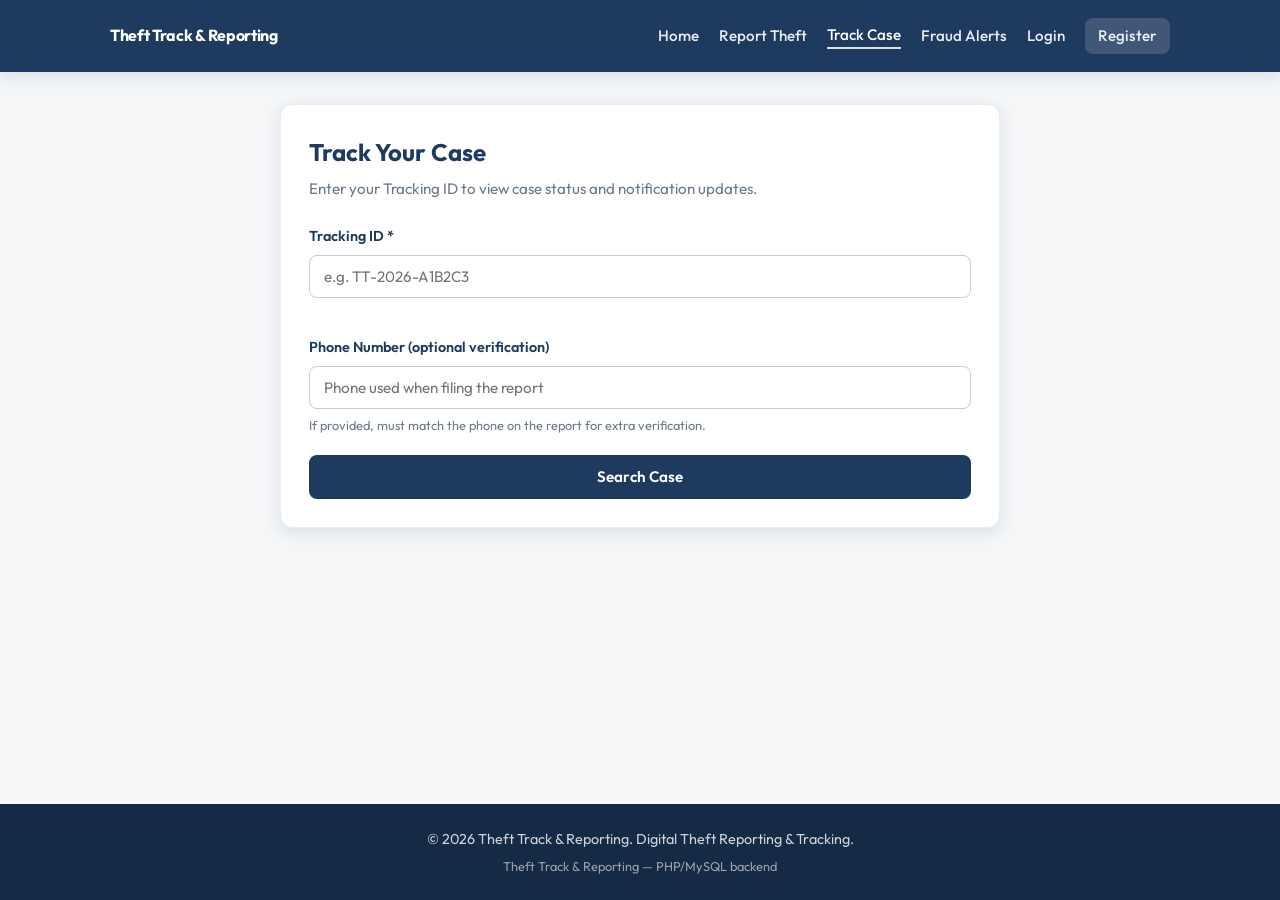
<file: public/track.html>
<!DOCTYPE html>
<html lang="en">
<head>
  <meta charset="UTF-8">
  <meta name="viewport" content="width=device-width, initial-scale=1.0">
  <title>Track Case — Theft Track &amp; Reporting</title>
  <link rel="preconnect" href="https://fonts.googleapis.com">
  <link rel="preconnect" href="https://fonts.gstatic.com" crossorigin>
  <link href="https://fonts.googleapis.com/css2?family=Outfit:wght@300;400;500;600;700;800&display=swap" rel="stylesheet">
  <link rel="stylesheet" href="style.css">
</head>
<body data-page="track">

  <header class="header" id="main-header">
    <div class="container header-inner">
      <a href="index.html" class="logo logo--full"><span class="logo-text">Theft Track &amp; Reporting</span></a>
      <button class="nav-toggle" id="nav-toggle" aria-label="Toggle menu" aria-expanded="false"><span></span><span></span><span></span></button>
      <nav class="nav" id="main-nav">
        <a href="index.html" class="nav-link" data-nav-page="home">Home</a>
        <a href="report.html" class="nav-link" data-nav-page="report">Report Theft</a>
        <a href="track.html" class="nav-link" data-nav-page="track">Track Case</a>
        <a href="fraud.html" class="nav-link" data-nav-page="fraud">Fraud Alerts</a>
        <a href="dashboard.html" class="nav-link nav-user hidden" data-nav-page="dashboard">Dashboard</a>
        <a href="login.html" class="nav-link nav-auth" data-nav-page="login">Login</a>
        <a href="register.html" class="nav-link nav-auth nav-register-btn" data-nav-page="register">Register</a>
        <button type="button" class="btn btn-outline btn-sm nav-user hidden" id="btn-logout">Logout</button>
      </nav>
    </div>
  </header>

  <main>
    <div class="container track-page">
      <div class="track-search-card">
        <h1>Track Your Case</h1>
        <p>Enter your Tracking ID to view case status and notification updates.</p>
        <form id="track-form" class="form" novalidate>
          <div class="form-group">
            <label for="track-id">Tracking ID *</label>
            <input type="text" id="track-id" name="reportId" placeholder="e.g. TT-2026-A1B2C3" required autocomplete="off">
            <span class="form-error" data-error="track-id"></span>
          </div>
          <div class="form-group">
            <label for="track-phone">Phone Number (optional verification)</label>
            <input type="tel" id="track-phone" name="phone" placeholder="Phone used when filing the report">
            <p class="field-hint">If provided, must match the phone on the report for extra verification.</p>
          </div>
          <button type="submit" class="btn btn-primary btn-block">Search Case</button>
        </form>
      </div>
      <div id="track-result" class="track-result hidden"></div>
    </div>
  </main>

  <footer class="footer" id="main-footer">
    <div class="container footer-inner">
      <p>&copy; 2026 Theft Track &amp; Reporting. Digital Theft Reporting &amp; Tracking.</p>
      <p class="footer-note">Theft Track &amp; Reporting — PHP/MySQL backend</p>
    </div>
  </footer>
  <div id="toast-container" class="toast-container" aria-live="polite"></div>
  <script src="js/common.js"></script>
</body>
</html>
</file>
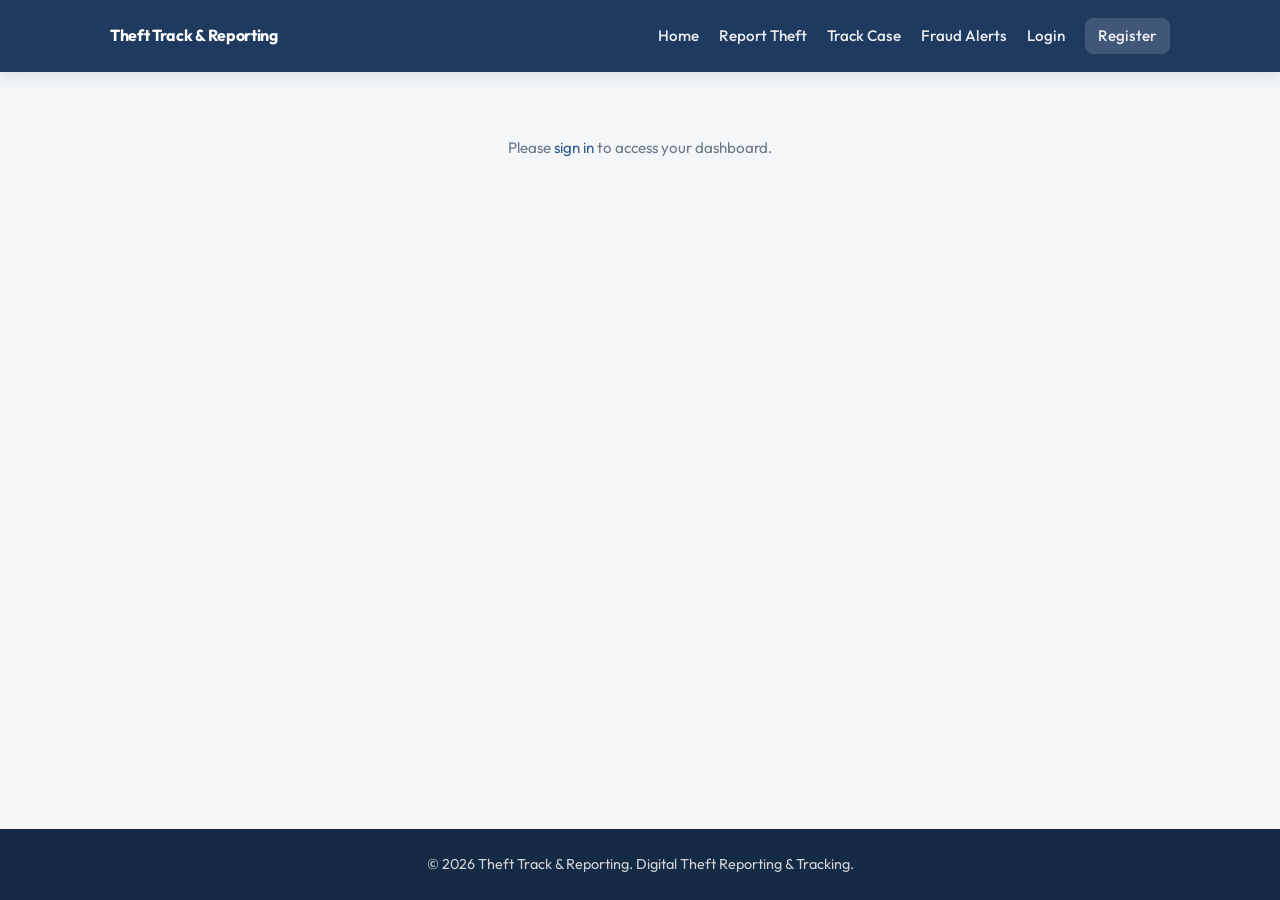
<file: public/updates.html>
<!DOCTYPE html>
<html lang="en">
<head>
  <meta charset="UTF-8">
  <meta http-equiv="refresh" content="0;url=dashboard.html">
  <title>Redirecting…</title>
  <script>window.location.replace("dashboard.html");</script>
</head>
<body>
  <p>Redirecting to <a href="dashboard.html">Dashboard</a>…</p>
</body>
</html>
</file>
<file: public/style.css>
/* ============================================
   Theft Track & Reporting — Global Styles
   Colors: Dark Blue | White | Light Gray
   ============================================ */

:root {
  --color-primary: #1e3a5f;
  --color-primary-dark: #152a45;
  --color-primary-light: #2d5a8a;
  --color-accent: #3b6ea5;
  --color-white: #ffffff;
  --color-gray-100: #f4f6f8;
  --color-gray-200: #e8ecf0;
  --color-gray-300: #c5cdd6;
  --color-gray-500: #6b7a8a;
  --color-gray-700: #3d4f5f;
  --color-success: #2e7d4f;
  --color-warning: #b8860b;
  --color-danger: #c0392b;
  --shadow-sm: 0 1px 3px rgba(30, 58, 95, 0.08);
  --shadow-md: 0 4px 16px rgba(30, 58, 95, 0.12);
  --shadow-lg: 0 8px 32px rgba(30, 58, 95, 0.16);
  --radius: 8px;
  --radius-lg: 12px;
  --transition: 0.2s ease;
  --font-sans: "Outfit", system-ui, -apple-system, sans-serif;
  --header-height: 72px;
}

/* Reset & Base */
*,
*::before,
*::after {
  box-sizing: border-box;
  margin: 0;
  padding: 0;
}

html {
  scroll-behavior: smooth;
}

body {
  font-family: var(--font-sans);
  font-size: 16px;
  line-height: 1.6;
  color: var(--color-gray-700);
  background: var(--color-gray-100);
  min-height: 100vh;
  display: flex;
  flex-direction: column;
}

a {
  color: var(--color-primary-light);
  text-decoration: none;
  transition: color var(--transition);
}

a:hover {
  color: var(--color-primary);
  text-decoration: underline;
}

img {
  max-width: 100%;
  height: auto;
}

.container {
  width: 100%;
  max-width: 1100px;
  margin: 0 auto;
  padding: 0 1.25rem;
}

.hidden {
  display: none !important;
}

/* ========== Header ========== */
.header {
  position: sticky;
  top: 0;
  z-index: 100;
  background: var(--color-primary);
  box-shadow: var(--shadow-md);
  height: var(--header-height);
}

.header-inner {
  display: flex;
  align-items: center;
  justify-content: space-between;
  height: var(--header-height);
}

.logo {
  display: flex;
  align-items: center;
  color: var(--color-white);
  text-decoration: none;
  font-weight: 700;
  font-size: 1.05rem;
  line-height: 1.25;
  max-width: 11.5rem;
}

.logo:hover {
  color: var(--color-white);
  text-decoration: none;
  opacity: 0.9;
}

.logo-text {
  letter-spacing: -0.02em;
}

.logo--full {
  max-width: 12.5rem;
}

.logo--full .logo-text {
  font-size: 1rem;
  line-height: 1.2;
}

.logo--footer {
  margin-bottom: 0.75rem;
  max-width: 14rem;
}

.logo--footer .logo-text {
  font-size: 1.1rem;
}

.nav {
  display: flex;
  align-items: center;
  gap: 1.25rem;
}

.nav a,
.nav .nav-link {
  color: rgba(255, 255, 255, 0.9);
  font-size: 0.95rem;
  font-weight: 500;
  text-decoration: none;
}

.nav a:hover,
.nav .nav-link:hover {
  color: var(--color-white);
  text-decoration: none;
}

.nav-toggle {
  display: none;
  flex-direction: column;
  gap: 5px;
  background: none;
  border: none;
  cursor: pointer;
  padding: 0.5rem;
}

.nav-toggle span {
  display: block;
  width: 24px;
  height: 2px;
  background: var(--color-white);
  border-radius: 2px;
  transition: var(--transition);
}

/* ========== Buttons ========== */
a.btn {
  text-decoration: none;
}

a.btn:hover {
  text-decoration: none;
}

.btn {
  display: inline-flex;
  align-items: center;
  justify-content: center;
  gap: 0.5rem;
  padding: 0.65rem 1.25rem;
  font-size: 0.95rem;
  font-weight: 600;
  font-family: inherit;
  border: 2px solid transparent;
  border-radius: var(--radius);
  cursor: pointer;
  transition: background var(--transition), color var(--transition), border-color var(--transition), transform var(--transition);
}

.btn:active {
  transform: scale(0.98);
}

.btn-primary {
  background: var(--color-primary);
  color: var(--color-white);
  border-color: var(--color-primary);
}

.btn-primary:hover {
  background: var(--color-primary-dark);
  border-color: var(--color-primary-dark);
}

.btn-secondary {
  background: var(--color-white);
  color: var(--color-primary);
  border-color: var(--color-gray-300);
}

.btn-secondary:hover {
  background: var(--color-gray-100);
  border-color: var(--color-primary);
}

.btn-outline {
  background: transparent;
  color: var(--color-white);
  border-color: rgba(255, 255, 255, 0.6);
}

.btn-outline:hover {
  background: rgba(255, 255, 255, 0.1);
  border-color: var(--color-white);
}

.btn-sm {
  padding: 0.4rem 0.9rem;
  font-size: 0.85rem;
}

.btn-lg {
  padding: 0.85rem 1.75rem;
  font-size: 1.05rem;
}

.btn-block {
  width: 100%;
}

/* ========== Pages ========== */
body > main {
  flex: 1;
}

main {
  animation: fadeIn 0.3s ease;
}

.nav-link--active {
  color: var(--color-white) !important;
  font-weight: 700;
  border-bottom: 2px solid rgba(255, 255, 255, 0.85);
}

@keyframes fadeIn {
  from { opacity: 0; transform: translateY(8px); }
  to { opacity: 1; transform: translateY(0); }
}

/* ========== Hero / Landing ========== */
.hero {
  background: linear-gradient(135deg, var(--color-primary) 0%, var(--color-primary-dark) 100%);
  color: var(--color-white);
  padding: 4rem 0 5rem;
  text-align: center;
}

.hero-badge {
  display: inline-block;
  background: rgba(255, 255, 255, 0.15);
  padding: 0.35rem 1rem;
  border-radius: 50px;
  font-size: 0.85rem;
  font-weight: 500;
  margin-bottom: 1.25rem;
  letter-spacing: 0.02em;
}

.hero h1 {
  font-size: clamp(2rem, 5vw, 3rem);
  font-weight: 800;
  line-height: 1.2;
  margin-bottom: 1rem;
}

.hero-subtitle {
  font-size: 1.1rem;
  opacity: 0.9;
  max-width: 560px;
  margin: 0 auto;
}

.hero-actions {
  display: flex;
  flex-wrap: wrap;
  gap: 1rem;
  justify-content: center;
}

.hero .btn-secondary {
  background: transparent;
  color: var(--color-white);
  border-color: rgba(255, 255, 255, 0.5);
}

.hero .btn-secondary:hover {
  background: rgba(255, 255, 255, 0.1);
  border-color: var(--color-white);
}

.btn-outline-light {
  background: transparent;
  color: var(--color-white);
  border-color: rgba(255, 255, 255, 0.45);
}

.btn-outline-light:hover {
  background: rgba(255, 255, 255, 0.12);
  border-color: var(--color-white);
}

.nav-register-btn {
  background: rgba(255, 255, 255, 0.15);
  padding: 0.35rem 0.85rem !important;
  border-radius: var(--radius);
}

.nav-register-btn:hover {
  background: rgba(255, 255, 255, 0.25);
}

/* About */
.about {
  padding: 3rem 0;
  background: var(--color-white);
}

.about-text {
  max-width: 720px;
  margin: 0 auto;
  text-align: center;
  color: var(--color-gray-500);
  font-size: 1.05rem;
  line-height: 1.75;
}

.about-text strong {
  color: var(--color-primary);
}

/* Features */
.features {
  padding: 4rem 0;
  background: var(--color-white);
}

.section-title {
  text-align: center;
  font-size: 1.75rem;
  color: var(--color-primary);
  margin-bottom: 2.5rem;
}

.feature-grid {
  display: grid;
  grid-template-columns: repeat(auto-fit, minmax(260px, 1fr));
  gap: 1.5rem;
}

.feature-card {
  background: var(--color-gray-100);
  border: 1px solid var(--color-gray-200);
  border-radius: var(--radius-lg);
  padding: 2rem 1.5rem;
  text-align: center;
  transition: box-shadow var(--transition), transform var(--transition);
}

.feature-card:hover {
  box-shadow: var(--shadow-md);
  transform: translateY(-2px);
}

.feature-icon {
  display: inline-flex;
  align-items: center;
  justify-content: center;
  width: 48px;
  height: 48px;
  background: var(--color-primary);
  color: var(--color-white);
  border-radius: 50%;
  font-weight: 700;
  font-size: 1.1rem;
  margin-bottom: 1rem;
}

.feature-card h3 {
  color: var(--color-primary);
  margin-bottom: 0.5rem;
  font-size: 1.15rem;
}

.feature-card p {
  color: var(--color-gray-500);
  font-size: 0.95rem;
}

/* CTA */
.cta {
  padding: 3.5rem 0;
  background: var(--color-gray-200);
}

.cta-inner {
  text-align: center;
}

.cta h2 {
  color: var(--color-primary);
  font-size: 1.5rem;
  margin-bottom: 0.5rem;
}

.cta p {
  margin-bottom: 1.5rem;
  color: var(--color-gray-500);
}

/* ========== Auth Pages ========== */
.auth-page > main {
  flex: 1;
  display: flex;
  align-items: center;
  min-height: 100vh;
}

.auth-container {
  padding: 2rem 0 3rem;
  display: flex;
  flex-direction: column;
  align-items: center;
  width: 100%;
}

.auth-brand {
  display: inline-flex;
  align-items: center;
  justify-content: center;
  margin-bottom: 1.5rem;
  text-decoration: none;
  color: var(--color-primary);
}

.auth-brand:hover {
  text-decoration: none;
  opacity: 0.85;
}

.auth-brand .logo-text {
  font-size: 1.15rem;
  font-weight: 700;
  color: var(--color-primary);
  line-height: 1.3;
  text-align: center;
  max-width: 16rem;
}

.auth-card {
  width: 100%;
  max-width: 440px;
  background: var(--color-white);
  border-radius: var(--radius-lg);
  padding: 2.5rem;
  box-shadow: var(--shadow-md);
  border: 1px solid var(--color-gray-200);
}

.auth-card h1 {
  color: var(--color-primary);
  font-size: 1.75rem;
  margin-bottom: 0.35rem;
}

.auth-subtitle {
  color: var(--color-gray-500);
  margin-bottom: 1.75rem;
  font-size: 0.95rem;
}

.auth-footer {
  text-align: center;
  margin-top: 1.5rem;
  font-size: 0.9rem;
  color: var(--color-gray-500);
}

/* ========== Forms ========== */
.form {
  display: flex;
  flex-direction: column;
  gap: 0.25rem;
}

.form-row {
  display: grid;
  grid-template-columns: 1fr 1fr;
  gap: 1rem;
}

.form-group {
  margin-bottom: 1rem;
}

.form-group label {
  display: block;
  font-weight: 600;
  font-size: 0.9rem;
  color: var(--color-primary);
  margin-bottom: 0.4rem;
}

.form-group input,
.form-group select,
.form-group textarea {
  width: 100%;
  padding: 0.7rem 0.9rem;
  font-family: inherit;
  font-size: 0.95rem;
  border: 1px solid var(--color-gray-300);
  border-radius: var(--radius);
  background: var(--color-white);
  color: var(--color-gray-700);
  transition: border-color var(--transition), box-shadow var(--transition);
}

.form-group input[type="file"] {
  padding: 0.5rem;
  font-size: 0.88rem;
}

.form-group input:focus,
.form-group select:focus,
.form-group textarea:focus {
  outline: none;
  border-color: var(--color-primary-light);
  box-shadow: 0 0 0 3px rgba(59, 110, 165, 0.2);
}

.form-group input.error,
.form-group select.error,
.form-group textarea.error {
  border-color: var(--color-danger);
}

.form-error {
  display: block;
  color: var(--color-danger);
  font-size: 0.8rem;
  margin-top: 0.25rem;
  min-height: 1.1em;
}

.form-section {
  border: 1px solid var(--color-gray-200);
  border-radius: var(--radius-lg);
  padding: 1.5rem;
  margin-bottom: 1.5rem;
  background: var(--color-white);
}

.form-section legend {
  font-weight: 700;
  color: var(--color-primary);
  padding: 0 0.5rem;
  font-size: 1rem;
}

.form-actions {
  display: flex;
  gap: 1rem;
  justify-content: flex-end;
  flex-wrap: wrap;
  margin-top: 0.5rem;
}

/* ========== Shared cards & badges ========== */
.card {
  background: var(--color-white);
  border: 1px solid var(--color-gray-200);
  border-radius: var(--radius-lg);
  box-shadow: var(--shadow-sm);
}

.status-badge {
  display: inline-block;
  padding: 0.25rem 0.65rem;
  border-radius: 50px;
  font-size: 0.75rem;
  font-weight: 600;
  text-transform: uppercase;
  letter-spacing: 0.03em;
}

.status-pending { background: #fff8e1; color: #8a6d1e; }
.status-investigating { background: #e3f0fa; color: #1e5a8a; }
.status-resolved { background: #e8f5e9; color: var(--color-success); }

.empty-state {
  text-align: center;
  color: var(--color-gray-500);
  padding: 2rem 1rem;
  font-size: 0.95rem;
}

.info-banner {
  background: #e8f0f8;
  border: 1px solid #c5d9ec;
  border-radius: var(--radius);
  padding: 0.85rem 1.1rem;
  margin-bottom: 1.25rem;
  font-size: 0.9rem;
  color: var(--color-gray-700);
}

.info-banner a {
  font-weight: 600;
}

.field-hint {
  font-size: 0.8rem;
  color: var(--color-gray-500);
  margin-top: 0.35rem;
}

.file-preview {
  margin-top: 0.75rem;
  padding: 0.75rem;
  background: var(--color-gray-100);
  border-radius: var(--radius);
  border: 1px dashed var(--color-gray-300);
}

.file-preview img {
  max-height: 120px;
  border-radius: var(--radius);
  margin-bottom: 0.5rem;
}

.file-preview p,
.file-doc {
  font-size: 0.85rem;
  color: var(--color-gray-500);
}

/* ========== Report Form Page ========== */
.form-page-container {
  padding: 2rem 0 4rem;
}

.form-page-header {
  margin-bottom: 1.5rem;
}

.form-page-header h1 {
  color: var(--color-primary);
  font-size: 1.75rem;
  margin-bottom: 0.35rem;
}

.form-page-header p {
  color: var(--color-gray-500);
  font-size: 0.95rem;
}

.report-form .form-section {
  margin-bottom: 1.25rem;
}

/* ========== Track Case ========== */
.track-page {
  padding: 2rem 0 4rem;
  max-width: 720px;
}

.track-search-card {
  background: var(--color-white);
  border-radius: var(--radius-lg);
  padding: 2rem;
  box-shadow: var(--shadow-md);
  border: 1px solid var(--color-gray-200);
  margin-bottom: 1.5rem;
}

.track-search-card h1 {
  color: var(--color-primary);
  font-size: 1.5rem;
  margin-bottom: 0.35rem;
}

.track-search-card > p {
  color: var(--color-gray-500);
  margin-bottom: 1.5rem;
  font-size: 0.95rem;
}

.track-form .track-input-group {
  display: flex;
  gap: 0.75rem;
  flex-wrap: wrap;
}

.track-input-group input {
  flex: 1;
  min-width: 200px;
  padding: 0.75rem 1rem;
  font-family: "Consolas", "Courier New", monospace;
  font-size: 0.95rem;
  border: 1px solid var(--color-gray-300);
  border-radius: var(--radius);
}

.track-input-group input:focus {
  outline: none;
  border-color: var(--color-primary-light);
  box-shadow: 0 0 0 3px rgba(59, 110, 165, 0.2);
}

.track-hint {
  margin-top: 1rem;
  font-size: 0.85rem;
  color: var(--color-gray-500);
}

.track-result {
  animation: fadeIn 0.3s ease;
}

.track-result-inner {
  display: flex;
  flex-direction: column;
  gap: 1.25rem;
}

.track-result-inner .card,
.track-search-card {
  background: var(--color-white);
  border-radius: var(--radius-lg);
  padding: 1.75rem;
  box-shadow: var(--shadow-md);
  border: 1px solid var(--color-gray-200);
}

.track-id-label {
  font-size: 0.9rem;
  color: var(--color-gray-500);
  margin-top: 0.25rem;
}

.track-id-label code {
  font-family: "Consolas", "Courier New", monospace;
  color: var(--color-primary);
  font-weight: 600;
}

.status-steps {
  display: flex;
  justify-content: space-between;
  gap: 0.5rem;
  padding: 1.25rem 1.5rem;
  background: var(--color-white);
  border-radius: var(--radius-lg);
  border: 1px solid var(--color-gray-200);
  box-shadow: var(--shadow-sm);
}

.status-step {
  flex: 1;
  display: flex;
  flex-direction: column;
  align-items: center;
  gap: 0.5rem;
  text-align: center;
  font-size: 0.75rem;
  font-weight: 600;
  color: var(--color-gray-300);
  position: relative;
}

.status-step:not(:last-child)::after {
  content: "";
  position: absolute;
  top: 10px;
  left: calc(50% + 14px);
  width: calc(100% - 28px);
  height: 2px;
  background: var(--color-gray-200);
  z-index: 0;
}

.status-step.done,
.status-step.active {
  color: var(--color-primary);
}

.status-step.done .status-step-dot,
.status-step.active .status-step-dot {
  background: var(--color-primary);
  border-color: var(--color-primary);
}

.status-step.done:not(:last-child)::after {
  background: var(--color-primary-light);
}

.status-step-dot {
  width: 22px;
  height: 22px;
  border-radius: 50%;
  border: 2px solid var(--color-gray-300);
  background: var(--color-white);
  position: relative;
  z-index: 1;
}

.status-step.active .status-step-dot {
  box-shadow: 0 0 0 4px rgba(30, 58, 95, 0.15);
}

.track-result-header {
  display: flex;
  flex-wrap: wrap;
  align-items: center;
  justify-content: space-between;
  gap: 1rem;
  margin-bottom: 1.5rem;
  padding-bottom: 1rem;
  border-bottom: 1px solid var(--color-gray-200);
}

.track-result-header h2 {
  color: var(--color-primary);
  font-size: 1.25rem;
}

.track-details {
  display: grid;
  gap: 0.85rem;
  padding: 1.5rem;
}

.track-detail-row {
  display: grid;
  grid-template-columns: 140px 1fr;
  gap: 0.5rem;
  font-size: 0.95rem;
}

.track-detail-row .label {
  font-weight: 600;
  color: var(--color-primary);
}

/* Notifications timeline */
.notifications-section {
  background: var(--color-white);
  border: 1px solid var(--color-gray-200);
  border-radius: var(--radius-lg);
  padding: 1.5rem;
  box-shadow: var(--shadow-sm);
}

.notifications-section h3 {
  color: var(--color-primary);
  font-size: 1.05rem;
  margin-bottom: 1.25rem;
}

.timeline {
  display: flex;
  flex-direction: column;
  gap: 0;
}

.timeline-item {
  display: flex;
  gap: 1rem;
  padding-bottom: 1.25rem;
  position: relative;
  opacity: 0.55;
  transition: opacity var(--transition);
}

.timeline-item.active {
  opacity: 1;
}

.timeline-item:not(:last-child)::before {
  content: "";
  position: absolute;
  left: 7px;
  top: 22px;
  bottom: 0;
  width: 2px;
  background: var(--color-gray-200);
}

.timeline-item.active:not(:last-child)::before {
  background: var(--color-primary-light);
}

.timeline-dot {
  width: 16px;
  height: 16px;
  border-radius: 50%;
  background: var(--color-gray-300);
  flex-shrink: 0;
  margin-top: 4px;
}

.timeline-item.active .timeline-dot {
  background: var(--color-primary);
  box-shadow: 0 0 0 3px rgba(30, 58, 95, 0.15);
}

.timeline-content strong {
  display: block;
  color: var(--color-primary);
  font-size: 0.95rem;
  margin-bottom: 0.2rem;
}

.timeline-content p {
  font-size: 0.88rem;
  color: var(--color-gray-500);
  margin-bottom: 0.25rem;
}

.timeline-date {
  font-size: 0.8rem;
  color: var(--color-gray-500);
}

/* Updates page */
.updates-container {
  padding: 2rem 0 4rem;
}

.page-intro {
  margin-bottom: 2rem;
}

.page-intro h1 {
  color: var(--color-primary);
  font-size: 1.75rem;
  margin-bottom: 0.35rem;
}

.page-intro p {
  color: var(--color-gray-500);
}

.updates-content {
  display: flex;
  flex-direction: column;
  gap: 1.5rem;
}

.update-card {
  padding: 1.5rem;
  transition: box-shadow var(--transition), transform var(--transition);
}

.update-card:hover {
  box-shadow: var(--shadow-md);
  transform: translateY(-2px);
}

.update-card-header {
  display: flex;
  flex-wrap: wrap;
  align-items: center;
  justify-content: space-between;
  gap: 0.75rem;
  margin-bottom: 0.5rem;
}

.update-card-header h3 {
  color: var(--color-primary);
  font-size: 1.1rem;
}

.update-meta {
  font-size: 0.85rem;
  color: var(--color-gray-500);
  margin-bottom: 1rem;
}

.update-meta code {
  font-family: "Consolas", "Courier New", monospace;
  color: var(--color-primary);
  font-weight: 600;
}

.update-card .notifications-section {
  margin-bottom: 1rem;
  border: none;
  box-shadow: none;
  padding: 0;
  background: transparent;
}

.update-card .btn-track-report {
  margin-top: 0.5rem;
}

.track-not-found {
  text-align: center;
  padding: 1rem;
  color: var(--color-danger);
}

/* ========== Modal ========== */
.modal {
  position: fixed;
  inset: 0;
  z-index: 200;
  display: flex;
  align-items: center;
  justify-content: center;
  padding: 1rem;
}

.modal.hidden {
  display: none;
}

.modal-backdrop {
  position: absolute;
  inset: 0;
  background: rgba(30, 58, 95, 0.5);
}

.modal-content {
  position: relative;
  background: var(--color-white);
  border-radius: var(--radius-lg);
  padding: 2rem;
  max-width: 420px;
  width: 100%;
  box-shadow: var(--shadow-lg);
  text-align: center;
}

.modal-success-icon {
  width: 56px;
  height: 56px;
  margin: 0 auto 1rem;
  background: var(--color-success);
  color: var(--color-white);
  border-radius: 50%;
  display: flex;
  align-items: center;
  justify-content: center;
  font-size: 1.5rem;
  font-weight: 700;
}

.modal-content h2 {
  color: var(--color-primary);
  margin-bottom: 0.5rem;
}

.btn-copy {
  display: block;
  margin: 0.5rem auto 0;
  padding: 0.35rem 0.85rem;
  font-size: 0.8rem;
  font-family: inherit;
  font-weight: 600;
  color: var(--color-primary);
  background: var(--color-white);
  border: 1px solid var(--color-gray-300);
  border-radius: var(--radius);
  cursor: pointer;
  transition: background var(--transition), border-color var(--transition);
}

.btn-copy:hover {
  background: var(--color-gray-100);
  border-color: var(--color-primary);
}

.modal-report-id {
  position: relative;
  background: var(--color-gray-100);
  border: 2px dashed var(--color-primary-light);
  border-radius: var(--radius);
  padding: 1rem;
  margin: 1.25rem 0;
}

.modal-report-id .label {
  display: block;
  font-size: 0.8rem;
  color: var(--color-gray-500);
  margin-bottom: 0.35rem;
}

.modal-report-id code {
  font-size: 1.25rem;
  font-weight: 700;
  color: var(--color-primary);
  letter-spacing: 0.05em;
}

.modal-note {
  font-size: 0.9rem;
  color: var(--color-gray-500);
  margin-bottom: 1.25rem;
}

.modal-actions {
  display: flex;
  gap: 0.75rem;
  justify-content: center;
  flex-wrap: wrap;
}

.modal-close {
  position: absolute;
  top: 0.75rem;
  right: 0.85rem;
  background: none;
  border: none;
  font-size: 1.5rem;
  line-height: 1;
  color: var(--color-gray-500);
  cursor: pointer;
}

.modal-content--wide {
  position: relative;
  max-width: 640px;
  width: 95%;
}

/* ========== Toast ========== */
.toast-container {
  position: fixed;
  bottom: 1.5rem;
  right: 1.5rem;
  z-index: 300;
  display: flex;
  flex-direction: column;
  gap: 0.5rem;
  max-width: 360px;
}

.toast {
  background: var(--color-primary);
  color: var(--color-white);
  padding: 0.85rem 1.25rem;
  border-radius: var(--radius);
  box-shadow: var(--shadow-lg);
  font-size: 0.9rem;
  animation: slideIn 0.3s ease;
}

.toast.success { background: var(--color-success); }
.toast.error { background: var(--color-danger); }

@keyframes slideIn {
  from { opacity: 0; transform: translateX(20px); }
  to { opacity: 1; transform: translateX(0); }
}

/* ========== Footer ========== */
.footer {
  background: var(--color-primary-dark);
  color: rgba(255, 255, 255, 0.8);
  padding: 1.5rem 0;
  margin-top: auto;
}

.footer-inner {
  text-align: center;
  font-size: 0.9rem;
}

.footer-note {
  font-size: 0.8rem;
  opacity: 0.7;
  margin-top: 0.25rem;
}

.footer-grid {
  display: grid;
  grid-template-columns: 1.4fr 1fr;
  gap: 2rem;
  padding-bottom: 1.5rem;
  border-bottom: 1px solid rgba(255, 255, 255, 0.1);
  margin-bottom: 1rem;
}

.footer-tagline {
  font-size: 0.9rem;
  opacity: 0.75;
  line-height: 1.6;
  margin-top: 0.5rem;
}

.footer-links-col h4 {
  font-size: 0.9rem;
  font-weight: 700;
  margin-bottom: 0.75rem;
  color: #fff;
}

.footer-links {
  list-style: none;
}

.footer-links li {
  margin-bottom: 0.4rem;
}

.footer-links a {
  color: rgba(255, 255, 255, 0.75);
  font-size: 0.9rem;
  text-decoration: none;
}

.footer-links a:hover {
  color: #fff;
  text-decoration: underline;
}

.footer-bottom {
  text-align: center;
  font-size: 0.85rem;
  opacity: 0.85;
}

/* ========== Fraud Alerts Page ========== */
.fraud-page-hero {
  background: linear-gradient(135deg, var(--color-primary) 0%, var(--color-primary-dark) 100%);
  color: var(--color-white);
  padding: 2.75rem 0 3rem;
}

.fraud-page-hero h1 {
  font-size: clamp(1.65rem, 4vw, 2.25rem);
  font-weight: 800;
  margin-bottom: 0.75rem;
}

.hero-badge--light {
  background: rgba(255, 255, 255, 0.15);
  color: var(--color-white);
}

.fraud-hero-text {
  max-width: 640px;
  opacity: 0.92;
  font-size: 1rem;
  line-height: 1.7;
}

.fraud-page-body {
  padding: 2.5rem 0 4rem;
}

.fraud-section {
  margin-bottom: 3rem;
}

.fraud-section-header {
  display: flex;
  align-items: flex-start;
  gap: 1rem;
  margin-bottom: 1.5rem;
}

.fraud-section-header h2 {
  color: var(--color-primary);
  font-size: 1.35rem;
  margin-bottom: 0.2rem;
}

.fraud-section-header p {
  color: var(--color-gray-500);
  font-size: 0.92rem;
}

.section-icon {
  display: flex;
  align-items: center;
  justify-content: center;
  width: 48px;
  height: 48px;
  border-radius: var(--radius);
  font-size: 1.25rem;
  font-weight: 800;
  flex-shrink: 0;
  color: var(--color-white);
}

.section-icon--alert { background: #c0392b; }
.section-icon--area { background: var(--color-primary-light); font-size: 1.1rem; }
.section-icon--suspect { background: var(--color-gray-700); }
.section-icon--tips { background: var(--color-success); }

.fraud-grid {
  display: grid;
  gap: 1.25rem;
}

.fraud-grid--alerts {
  grid-template-columns: repeat(2, 1fr);
  gap: 1.5rem;
}

.fraud-grid--areas {
  grid-template-columns: repeat(3, 1fr);
  gap: 1.25rem;
}

.fraud-grid--suspects {
  grid-template-columns: repeat(2, 1fr);
  gap: 1.25rem;
}

.fraud-grid--tips {
  grid-template-columns: repeat(2, 1fr);
  gap: 1.25rem;
}

.fraud-card {
  background: var(--color-white);
  border: 1px solid var(--color-gray-200);
  border-radius: var(--radius-lg);
  padding: 1.35rem 1.5rem;
  box-shadow: var(--shadow-sm);
  transition: box-shadow var(--transition), transform var(--transition), border-color var(--transition);
}

.fraud-card:hover {
  box-shadow: var(--shadow-md);
  transform: translateY(-3px);
  border-color: var(--color-primary-light);
}

/* Fraud alert cards — 2-column layout */
.fraud-alert-card {
  display: flex;
  flex-direction: column;
  padding: 1.5rem 1.75rem;
  min-height: 100%;
}

.fraud-alert-card__header {
  display: flex;
  align-items: flex-start;
  justify-content: space-between;
  gap: 1rem;
  margin-bottom: 1rem;
  padding-bottom: 1rem;
  border-bottom: 1px solid var(--color-gray-200);
}

.fraud-alert-card__title {
  font-size: 1.05rem;
  font-weight: 700;
  color: var(--color-primary);
  line-height: 1.35;
  flex: 1;
  min-width: 0;
}

.fraud-alert-card__desc {
  flex: 1;
  color: var(--color-gray-500);
  font-size: 0.95rem;
  line-height: 1.65;
  margin-bottom: 1.25rem;
}

.fraud-alert-card__footer {
  display: flex;
  flex-wrap: wrap;
  gap: 0.5rem;
  margin-top: auto;
}

.fraud-meta-item {
  display: inline-flex;
  align-items: center;
  gap: 0.45rem;
  font-size: 0.85rem;
  color: var(--color-gray-700);
  background: var(--color-gray-100);
  padding: 0.45rem 0.85rem;
  border-radius: var(--radius);
  border: 1px solid var(--color-gray-200);
}

.meta-icon {
  display: inline-flex;
  align-items: center;
  justify-content: center;
  width: 18px;
  height: 18px;
  background: var(--color-gray-200);
  color: var(--color-primary);
  border-radius: 4px;
  font-size: 0.65rem;
  font-weight: 700;
}

.risk-badge {
  display: inline-block;
  padding: 0.3rem 0.7rem;
  border-radius: 50px;
  font-size: 0.68rem;
  font-weight: 700;
  text-transform: uppercase;
  letter-spacing: 0.03em;
  flex-shrink: 0;
  white-space: nowrap;
}

.fraud-alert-card .risk-badge {
  font-size: 0.65rem;
  padding: 0.25rem 0.6rem;
}

.risk-low { background: #e8f5e9; color: #2e7d4f; }
.risk-medium { background: #fff8e1; color: #8a6d1e; }
.risk-high { background: #fdecea; color: #c0392b; }
.risk-critical { background: #c0392b; color: var(--color-white); }

.area-card {
  text-align: center;
  padding: 1.5rem;
}

.area-card-icon {
  width: 52px;
  height: 52px;
  margin: 0 auto 0.85rem;
  background: var(--color-gray-100);
  border: 2px solid var(--color-gray-200);
  border-radius: 50%;
  display: flex;
  align-items: center;
  justify-content: center;
  font-size: 1.25rem;
  font-weight: 800;
  color: var(--color-primary);
}

.area-card h3 {
  color: var(--color-primary);
  font-size: 1.05rem;
  margin-bottom: 0.35rem;
}

.area-count {
  font-size: 2rem;
  font-weight: 800;
  color: var(--color-primary);
  line-height: 1.2;
}

.area-count-label {
  font-size: 0.8rem;
  color: var(--color-gray-500);
  margin-bottom: 0.85rem;
}

.suspect-card {
  display: flex;
  flex-direction: column;
  align-items: center;
  text-align: center;
  padding: 1.5rem 1.25rem;
}

.suspect-photo {
  width: 80px;
  height: 80px;
  border-radius: 50%;
  background: linear-gradient(145deg, var(--color-gray-200), var(--color-gray-300));
  border: 3px solid var(--color-white);
  box-shadow: var(--shadow-md);
  display: flex;
  align-items: center;
  justify-content: center;
  font-size: 1.5rem;
  font-weight: 700;
  color: var(--color-primary);
  margin-bottom: 1rem;
  overflow: hidden;
}

.suspect-photo-img {
  width: 100%;
  height: 100%;
  object-fit: cover;
}

.suspect-photo-fallback {
  font-size: 1.5rem;
  font-weight: 700;
  color: var(--color-primary);
}

.suspect-card h3 {
  color: var(--color-primary);
  font-size: 1rem;
  margin-bottom: 0.5rem;
}

.suspect-detail {
  font-size: 0.85rem;
  color: var(--color-gray-500);
  margin-bottom: 0.35rem;
  width: 100%;
}

.suspect-detail strong {
  color: var(--color-gray-700);
  font-weight: 600;
}

.case-type-tag {
  display: inline-block;
  margin-top: 0.5rem;
  padding: 0.25rem 0.65rem;
  background: var(--color-gray-100);
  border: 1px solid var(--color-gray-200);
  border-radius: 50px;
  font-size: 0.75rem;
  font-weight: 600;
  color: var(--color-primary);
}

.tip-card {
  display: flex;
  gap: 1rem;
  align-items: flex-start;
}

.tip-icon {
  width: 44px;
  height: 44px;
  flex-shrink: 0;
  background: var(--color-primary);
  color: var(--color-white);
  border-radius: var(--radius);
  display: flex;
  align-items: center;
  justify-content: center;
  font-size: 1.1rem;
  font-weight: 800;
}

.tip-card h3 {
  color: var(--color-primary);
  font-size: 1rem;
  margin-bottom: 0.35rem;
}

.tip-card p {
  font-size: 0.9rem;
  color: var(--color-gray-500);
  line-height: 1.55;
}

.fraud-section--tips {
  background: var(--color-white);
  border: 1px solid var(--color-gray-200);
  border-radius: var(--radius-lg);
  padding: 1.75rem;
  box-shadow: var(--shadow-sm);
}

.fraud-disclaimer {
  text-align: center;
  font-size: 0.85rem;
  color: var(--color-gray-500);
  margin-top: 1rem;
  padding-top: 1.5rem;
  border-top: 1px solid var(--color-gray-200);
}

.fraud-live-badge {
  display: inline-block;
  margin-bottom: 0.75rem;
  padding: 0.35rem 0.85rem;
  font-size: 0.8rem;
  font-weight: 600;
  color: #0d5c2e;
  background: rgba(255, 255, 255, 0.2);
  border: 1px solid rgba(255, 255, 255, 0.35);
  border-radius: 999px;
}

.fraud-source-tag {
  display: inline-block;
  margin-top: 0.5rem;
  padding: 0.2rem 0.55rem;
  font-size: 0.7rem;
  font-weight: 600;
  text-transform: uppercase;
  letter-spacing: 0.04em;
  color: var(--color-gray-600);
  background: var(--color-gray-100);
  border-radius: 4px;
}

.fraud-source-tag--live {
  color: #0d5c2e;
  background: #e8f5ec;
}

.fraud-cta {
  margin-top: 2.5rem;
  padding: 2rem;
  background: linear-gradient(135deg, var(--color-primary) 0%, #2a5080 100%);
  border-radius: var(--radius-lg);
  color: var(--color-white);
  text-align: center;
}

.fraud-cta h2 {
  color: var(--color-white);
  margin-bottom: 0.5rem;
}

.fraud-cta p {
  color: rgba(255, 255, 255, 0.9);
  margin-bottom: 1.25rem;
  max-width: 36rem;
  margin-left: auto;
  margin-right: auto;
}

.fraud-cta-actions {
  display: flex;
  flex-wrap: wrap;
  gap: 0.75rem;
  justify-content: center;
}

.footer-grid--compact {
  grid-template-columns: 1fr 1fr;
  gap: 1.5rem;
}

/* ========== Responsive ========== */
@media (max-width: 768px) {
  .nav-toggle {
    display: flex;
  }

  .nav {
    position: fixed;
    top: var(--header-height);
    left: 0;
    right: 0;
    background: var(--color-primary-dark);
    flex-direction: column;
    align-items: stretch;
    padding: 1rem 1.25rem 1.5rem;
    gap: 0;
    transform: translateY(-120%);
    opacity: 0;
    visibility: hidden;
    transition: transform var(--transition), opacity var(--transition), visibility var(--transition);
    box-shadow: var(--shadow-lg);
  }

  .nav.open {
    transform: translateY(0);
    opacity: 1;
    visibility: visible;
  }

  .nav a,
  .nav .btn {
    padding: 0.85rem 0;
    border-bottom: 1px solid rgba(255, 255, 255, 0.1);
    text-align: left;
  }

  .nav .btn-outline {
    margin-top: 0.5rem;
    width: 100%;
    justify-content: center;
  }

  .form-row {
    grid-template-columns: 1fr;
  }

  .form-actions {
    flex-direction: column;
  }

  .form-actions .btn {
    width: 100%;
  }

  .track-input-group {
    flex-direction: column;
  }

  .track-input-group .btn {
    width: 100%;
  }

  .track-detail-row {
    grid-template-columns: 1fr;
  }

  .status-steps {
    flex-direction: column;
    align-items: stretch;
  }

  .status-step:not(:last-child)::after {
    display: none;
  }

  .hero-actions .btn {
    width: 100%;
  }

  .fraud-grid--alerts,
  .fraud-grid--areas,
  .fraud-grid--suspects,
  .fraud-grid--tips {
    grid-template-columns: 1fr;
  }

  .fraud-alert-card__header {
    flex-direction: column;
    align-items: flex-start;
  }

  .toast-container {
    left: 1rem;
    right: 1rem;
    max-width: none;
  }
}
</file>
<file: public/css/home.css>
/* ============================================
   Theft Track & Reporting — Home Page Styles
   ============================================ */

.home-main {
  overflow-x: hidden;
}

/* ---------- Hero ---------- */
.home-hero {
  position: relative;
  background: linear-gradient(135deg, #1e3a5f 0%, #152a45 50%, #1a3352 100%);
  color: #fff;
  padding: 5rem 0 5.5rem;
  text-align: center;
  overflow: hidden;
}

.home-hero-pattern {
  position: absolute;
  inset: 0;
  background-image:
    radial-gradient(circle at 20% 30%, rgba(255, 255, 255, 0.06) 0%, transparent 45%),
    radial-gradient(circle at 80% 70%, rgba(59, 110, 165, 0.25) 0%, transparent 50%),
    repeating-linear-gradient(
      -45deg,
      transparent,
      transparent 40px,
      rgba(255, 255, 255, 0.02) 40px,
      rgba(255, 255, 255, 0.02) 41px
    );
  pointer-events: none;
}

.home-hero-inner {
  position: relative;
  z-index: 1;
  max-width: 720px;
  margin: 0 auto;
}

.home-hero-badge {
  display: inline-block;
  background: rgba(255, 255, 255, 0.12);
  border: 1px solid rgba(255, 255, 255, 0.2);
  padding: 0.4rem 1rem;
  border-radius: 50px;
  font-size: 0.85rem;
  font-weight: 500;
  margin-bottom: 1.25rem;
  letter-spacing: 0.03em;
}

.home-hero h1 {
  font-size: clamp(1.85rem, 4.5vw, 2.75rem);
  font-weight: 800;
  line-height: 1.2;
  margin-bottom: 1.25rem;
  letter-spacing: -0.02em;
}

.home-hero-desc {
  font-size: clamp(1rem, 2vw, 1.12rem);
  line-height: 1.7;
  opacity: 0.92;
  margin-bottom: 2rem;
  max-width: 600px;
  margin-left: auto;
  margin-right: auto;
}

.home-hero-actions {
  display: flex;
  flex-wrap: wrap;
  gap: 1rem;
  justify-content: center;
}

.btn-hero-outline {
  background: transparent;
  color: #fff;
  border: 2px solid rgba(255, 255, 255, 0.55);
  padding: 0.85rem 1.75rem;
  font-size: 1.05rem;
  font-weight: 600;
  border-radius: 8px;
  text-decoration: none;
  transition: background 0.2s ease, border-color 0.2s ease, transform 0.2s ease;
}

.btn-hero-outline:hover {
  background: rgba(255, 255, 255, 0.1);
  border-color: #fff;
  text-decoration: none;
  transform: translateY(-2px);
}

.home-hero .btn-primary {
  background: #fff;
  color: #1e3a5f;
  border-color: #fff;
}

.home-hero .btn-primary:hover {
  background: #f4f6f8;
  border-color: #f4f6f8;
  transform: translateY(-2px);
}

/* ---------- Section shared ---------- */
.home-section {
  padding: 4.5rem 0;
}

.section-label {
  display: block;
  text-align: center;
  font-size: 0.8rem;
  font-weight: 700;
  text-transform: uppercase;
  letter-spacing: 0.1em;
  color: #3b6ea5;
  margin-bottom: 0.5rem;
}

.home-section .section-title {
  margin-bottom: 0.75rem;
}

.section-desc {
  text-align: center;
  color: #6b7a8a;
  max-width: 560px;
  margin: 0 auto 2.5rem;
  font-size: 1.02rem;
  line-height: 1.65;
}

/* ---------- Features ---------- */
.home-features {
  background: #fff;
}

.home-features-grid {
  display: grid;
  grid-template-columns: repeat(4, 1fr);
  gap: 1.5rem;
}

.home-feature-card {
  background: #f4f6f8;
  border: 1px solid #e8ecf0;
  border-radius: 12px;
  padding: 1.75rem 1.5rem;
  transition: box-shadow 0.2s ease, transform 0.2s ease, border-color 0.2s ease;
}

.home-feature-card:hover {
  box-shadow: 0 8px 32px rgba(30, 58, 95, 0.12);
  transform: translateY(-4px);
  border-color: #c5d9ec;
}

.home-feature-icon {
  width: 52px;
  height: 52px;
  background: #1e3a5f;
  color: #fff;
  border-radius: 10px;
  display: flex;
  align-items: center;
  justify-content: center;
  margin-bottom: 1.25rem;
}

.home-feature-icon svg {
  width: 26px;
  height: 26px;
}

.home-feature-card h3 {
  color: #1e3a5f;
  font-size: 1.1rem;
  font-weight: 700;
  margin-bottom: 0.5rem;
}

.home-feature-card p {
  color: #6b7a8a;
  font-size: 0.92rem;
  line-height: 1.6;
}

.home-feature-card--link {
  display: block;
  text-decoration: none;
  color: inherit;
}

.home-feature-link {
  display: inline-block;
  margin-top: 0.75rem;
  font-size: 0.88rem;
  font-weight: 600;
  color: #1e6bb8;
}

/* ---------- How It Works ---------- */
.home-steps {
  background: #f4f6f8;
}

.home-steps-list {
  list-style: none;
  display: grid;
  grid-template-columns: repeat(4, 1fr);
  gap: 1.5rem;
  counter-reset: none;
}

.home-step {
  background: #fff;
  border: 1px solid #e8ecf0;
  border-radius: 12px;
  padding: 1.5rem;
  position: relative;
  transition: box-shadow 0.2s ease, transform 0.2s ease;
}

.home-step:hover {
  box-shadow: 0 4px 16px rgba(30, 58, 95, 0.1);
  transform: translateY(-2px);
}

.home-step-num {
  display: flex;
  align-items: center;
  justify-content: center;
  width: 40px;
  height: 40px;
  background: #1e3a5f;
  color: #fff;
  font-weight: 800;
  font-size: 1.1rem;
  border-radius: 50%;
  margin-bottom: 1rem;
}

.home-step-content h3 {
  color: #1e3a5f;
  font-size: 1.05rem;
  margin-bottom: 0.4rem;
}

.home-step-content p {
  color: #6b7a8a;
  font-size: 0.9rem;
  line-height: 1.55;
}

/* ---------- Statistics ---------- */
.home-stats {
  background: linear-gradient(135deg, #1e3a5f 0%, #152a45 100%);
  color: #fff;
  padding: 4rem 0;
}

.home-stats-grid {
  display: grid;
  grid-template-columns: repeat(3, 1fr);
  gap: 1.5rem;
  margin-bottom: 1rem;
}

.home-stat-card {
  text-align: center;
  padding: 2rem 1.5rem;
  background: rgba(255, 255, 255, 0.08);
  border: 1px solid rgba(255, 255, 255, 0.12);
  border-radius: 12px;
  transition: background 0.2s ease, transform 0.2s ease;
}

.home-stat-card:hover {
  background: rgba(255, 255, 255, 0.12);
  transform: translateY(-2px);
}

.home-stat-value {
  display: block;
  font-size: clamp(2rem, 4vw, 2.75rem);
  font-weight: 800;
  line-height: 1.2;
  margin-bottom: 0.35rem;
}

.home-stat-label {
  font-size: 0.95rem;
  opacity: 0.88;
  font-weight: 500;
}

.home-stats-note {
  text-align: center;
  font-size: 0.8rem;
  opacity: 0.65;
  margin-top: 0.5rem;
}

/* ---------- CTA ---------- */
.home-cta {
  background: #fff;
  padding: 4.5rem 0;
  border-top: 1px solid #e8ecf0;
}

.home-cta-inner {
  text-align: center;
  max-width: 640px;
  margin: 0 auto;
  padding: 3rem 2rem;
  background: #f4f6f8;
  border-radius: 12px;
  border: 1px solid #e8ecf0;
}

.home-cta h2 {
  color: #1e3a5f;
  font-size: 1.65rem;
  margin-bottom: 0.75rem;
}

.home-cta p {
  color: #6b7a8a;
  margin-bottom: 1.75rem;
  line-height: 1.65;
}

.home-cta-actions {
  display: flex;
  flex-wrap: wrap;
  gap: 1rem;
  justify-content: center;
}

/* ---------- Footer (home) ---------- */
.footer--home {
  background: #152a45;
  padding: 3rem 0 1.5rem;
}

.footer-grid {
  display: grid;
  grid-template-columns: 1.4fr 1fr 1fr 1.2fr;
  gap: 2rem;
  padding-bottom: 2rem;
  border-bottom: 1px solid rgba(255, 255, 255, 0.1);
  margin-bottom: 1.5rem;
}

.footer-tagline {
  font-size: 0.9rem;
  opacity: 0.75;
  line-height: 1.6;
  max-width: 260px;
}

.footer-links-col h4,
.footer-contact h4 {
  font-size: 0.9rem;
  font-weight: 700;
  margin-bottom: 1rem;
  color: #fff;
}

.footer-links {
  list-style: none;
}

.footer-links li {
  margin-bottom: 0.5rem;
}

.footer-links a,
.footer-contact a {
  color: rgba(255, 255, 255, 0.75);
  font-size: 0.9rem;
  text-decoration: none;
}

.footer-links a:hover,
.footer-contact a:hover {
  color: #fff;
  text-decoration: underline;
}

.footer-contact p {
  font-size: 0.9rem;
  color: rgba(255, 255, 255, 0.75);
  margin-bottom: 0.4rem;
}

.footer-address {
  margin-top: 0.5rem;
}

.footer-bottom {
  text-align: center;
  font-size: 0.85rem;
  opacity: 0.7;
}

.footer-bottom .footer-note {
  font-size: 0.78rem;
  margin-top: 0.25rem;
  opacity: 0.6;
}

/* ---------- Responsive ---------- */
@media (max-width: 992px) {
  .home-features-grid {
    grid-template-columns: repeat(2, 1fr);
  }

  .home-steps-list {
    grid-template-columns: repeat(2, 1fr);
  }

  .footer-grid {
    grid-template-columns: 1fr 1fr;
  }
}

@media (max-width: 768px) {
  .home-hero {
    padding: 3.5rem 0 4rem;
  }

  .home-section {
    padding: 3rem 0;
  }

  .home-features-grid,
  .home-steps-list,
  .home-stats-grid {
    grid-template-columns: 1fr;
  }

  .footer-grid {
    grid-template-columns: 1fr;
    gap: 1.5rem;
  }

  .home-cta-inner {
    padding: 2rem 1.25rem;
  }

  .home-hero-actions .btn,
  .home-cta-actions .btn {
    width: 100%;
  }

  .logo--full .logo-text {
    font-size: 0.95rem;
  }
}
</file>
<file: thefttrack_fn/style.css>
/* ============================================
   Theft Track & Reporting — Global Styles
   Colors: Dark Blue | White | Light Gray
   ============================================ */

:root {
  --color-primary: #1e3a5f;
  --color-primary-dark: #152a45;
  --color-primary-light: #2d5a8a;
  --color-accent: #3b6ea5;
  --color-white: #ffffff;
  --color-gray-100: #f4f6f8;
  --color-gray-200: #e8ecf0;
  --color-gray-300: #c5cdd6;
  --color-gray-500: #6b7a8a;
  --color-gray-700: #3d4f5f;
  --color-success: #2e7d4f;
  --color-warning: #b8860b;
  --color-danger: #c0392b;
  --shadow-sm: 0 1px 3px rgba(30, 58, 95, 0.08);
  --shadow-md: 0 4px 16px rgba(30, 58, 95, 0.12);
  --shadow-lg: 0 8px 32px rgba(30, 58, 95, 0.16);
  --radius: 8px;
  --radius-lg: 12px;
  --transition: 0.2s ease;
  --font-sans: "Outfit", system-ui, -apple-system, sans-serif;
  --header-height: 72px;
}

/* Reset & Base */
*,
*::before,
*::after {
  box-sizing: border-box;
  margin: 0;
  padding: 0;
}

html {
  scroll-behavior: smooth;
}

body {
  font-family: var(--font-sans);
  font-size: 16px;
  line-height: 1.6;
  color: var(--color-gray-700);
  background: var(--color-gray-100);
  min-height: 100vh;
  display: flex;
  flex-direction: column;
}

a {
  color: var(--color-primary-light);
  text-decoration: none;
  transition: color var(--transition);
}

a:hover {
  color: var(--color-primary);
  text-decoration: underline;
}

img {
  max-width: 100%;
  height: auto;
}

.container {
  width: 100%;
  max-width: 1100px;
  margin: 0 auto;
  padding: 0 1.25rem;
}

.hidden {
  display: none !important;
}

/* ========== Header ========== */
.header {
  position: sticky;
  top: 0;
  z-index: 100;
  background: var(--color-primary);
  box-shadow: var(--shadow-md);
  height: var(--header-height);
}

.header-inner {
  display: flex;
  align-items: center;
  justify-content: space-between;
  height: var(--header-height);
}

.logo {
  display: flex;
  align-items: center;
  color: var(--color-white);
  text-decoration: none;
  font-weight: 700;
  font-size: 1.05rem;
  line-height: 1.25;
  max-width: 11.5rem;
}

.logo:hover {
  color: var(--color-white);
  text-decoration: none;
  opacity: 0.9;
}

.logo-text {
  letter-spacing: -0.02em;
}

.logo--full {
  max-width: 12.5rem;
}

.logo--full .logo-text {
  font-size: 1rem;
  line-height: 1.2;
}

.logo--footer {
  margin-bottom: 0.75rem;
  max-width: 14rem;
}

.logo--footer .logo-text {
  font-size: 1.1rem;
}

.nav {
  display: flex;
  align-items: center;
  gap: 1.25rem;
}

.nav a,
.nav .nav-link {
  color: rgba(255, 255, 255, 0.9);
  font-size: 0.95rem;
  font-weight: 500;
  text-decoration: none;
}

.nav a:hover,
.nav .nav-link:hover {
  color: var(--color-white);
  text-decoration: none;
}

.nav-toggle {
  display: none;
  flex-direction: column;
  gap: 5px;
  background: none;
  border: none;
  cursor: pointer;
  padding: 0.5rem;
}

.nav-toggle span {
  display: block;
  width: 24px;
  height: 2px;
  background: var(--color-white);
  border-radius: 2px;
  transition: var(--transition);
}

/* ========== Buttons ========== */
a.btn {
  text-decoration: none;
}

a.btn:hover {
  text-decoration: none;
}

.btn {
  display: inline-flex;
  align-items: center;
  justify-content: center;
  gap: 0.5rem;
  padding: 0.65rem 1.25rem;
  font-size: 0.95rem;
  font-weight: 600;
  font-family: inherit;
  border: 2px solid transparent;
  border-radius: var(--radius);
  cursor: pointer;
  transition: background var(--transition), color var(--transition), border-color var(--transition), transform var(--transition);
}

.btn:active {
  transform: scale(0.98);
}

.btn-primary {
  background: var(--color-primary);
  color: var(--color-white);
  border-color: var(--color-primary);
}

.btn-primary:hover {
  background: var(--color-primary-dark);
  border-color: var(--color-primary-dark);
}

.btn-secondary {
  background: var(--color-white);
  color: var(--color-primary);
  border-color: var(--color-gray-300);
}

.btn-secondary:hover {
  background: var(--color-gray-100);
  border-color: var(--color-primary);
}

.btn-outline {
  background: transparent;
  color: var(--color-white);
  border-color: rgba(255, 255, 255, 0.6);
}

.btn-outline:hover {
  background: rgba(255, 255, 255, 0.1);
  border-color: var(--color-white);
}

.btn-sm {
  padding: 0.4rem 0.9rem;
  font-size: 0.85rem;
}

.btn-lg {
  padding: 0.85rem 1.75rem;
  font-size: 1.05rem;
}

.btn-block {
  width: 100%;
}

/* ========== Pages ========== */
body > main {
  flex: 1;
}

main {
  animation: fadeIn 0.3s ease;
}

.nav-link--active {
  color: var(--color-white) !important;
  font-weight: 700;
  border-bottom: 2px solid rgba(255, 255, 255, 0.85);
}

@keyframes fadeIn {
  from { opacity: 0; transform: translateY(8px); }
  to { opacity: 1; transform: translateY(0); }
}

/* ========== Hero / Landing ========== */
.hero {
  background: linear-gradient(135deg, var(--color-primary) 0%, var(--color-primary-dark) 100%);
  color: var(--color-white);
  padding: 4rem 0 5rem;
  text-align: center;
}

.hero-badge {
  display: inline-block;
  background: rgba(255, 255, 255, 0.15);
  padding: 0.35rem 1rem;
  border-radius: 50px;
  font-size: 0.85rem;
  font-weight: 500;
  margin-bottom: 1.25rem;
  letter-spacing: 0.02em;
}

.hero h1 {
  font-size: clamp(2rem, 5vw, 3rem);
  font-weight: 800;
  line-height: 1.2;
  margin-bottom: 1rem;
}

.hero-subtitle {
  font-size: 1.1rem;
  opacity: 0.9;
  max-width: 560px;
  margin: 0 auto;
}

.hero-actions {
  display: flex;
  flex-wrap: wrap;
  gap: 1rem;
  justify-content: center;
}

.hero .btn-secondary {
  background: transparent;
  color: var(--color-white);
  border-color: rgba(255, 255, 255, 0.5);
}

.hero .btn-secondary:hover {
  background: rgba(255, 255, 255, 0.1);
  border-color: var(--color-white);
}

.btn-outline-light {
  background: transparent;
  color: var(--color-white);
  border-color: rgba(255, 255, 255, 0.45);
}

.btn-outline-light:hover {
  background: rgba(255, 255, 255, 0.12);
  border-color: var(--color-white);
}

.nav-register-btn {
  background: rgba(255, 255, 255, 0.15);
  padding: 0.35rem 0.85rem !important;
  border-radius: var(--radius);
}

.nav-register-btn:hover {
  background: rgba(255, 255, 255, 0.25);
}

/* About */
.about {
  padding: 3rem 0;
  background: var(--color-white);
}

.about-text {
  max-width: 720px;
  margin: 0 auto;
  text-align: center;
  color: var(--color-gray-500);
  font-size: 1.05rem;
  line-height: 1.75;
}

.about-text strong {
  color: var(--color-primary);
}

/* Features */
.features {
  padding: 4rem 0;
  background: var(--color-white);
}

.section-title {
  text-align: center;
  font-size: 1.75rem;
  color: var(--color-primary);
  margin-bottom: 2.5rem;
}

.feature-grid {
  display: grid;
  grid-template-columns: repeat(auto-fit, minmax(260px, 1fr));
  gap: 1.5rem;
}

.feature-card {
  background: var(--color-gray-100);
  border: 1px solid var(--color-gray-200);
  border-radius: var(--radius-lg);
  padding: 2rem 1.5rem;
  text-align: center;
  transition: box-shadow var(--transition), transform var(--transition);
}

.feature-card:hover {
  box-shadow: var(--shadow-md);
  transform: translateY(-2px);
}

.feature-icon {
  display: inline-flex;
  align-items: center;
  justify-content: center;
  width: 48px;
  height: 48px;
  background: var(--color-primary);
  color: var(--color-white);
  border-radius: 50%;
  font-weight: 700;
  font-size: 1.1rem;
  margin-bottom: 1rem;
}

.feature-card h3 {
  color: var(--color-primary);
  margin-bottom: 0.5rem;
  font-size: 1.15rem;
}

.feature-card p {
  color: var(--color-gray-500);
  font-size: 0.95rem;
}

/* CTA */
.cta {
  padding: 3.5rem 0;
  background: var(--color-gray-200);
}

.cta-inner {
  text-align: center;
}

.cta h2 {
  color: var(--color-primary);
  font-size: 1.5rem;
  margin-bottom: 0.5rem;
}

.cta p {
  margin-bottom: 1.5rem;
  color: var(--color-gray-500);
}

/* ========== Auth Pages ========== */
.auth-page > main {
  flex: 1;
  display: flex;
  align-items: center;
  min-height: 100vh;
}

.auth-container {
  padding: 2rem 0 3rem;
  display: flex;
  flex-direction: column;
  align-items: center;
  width: 100%;
}

.auth-brand {
  display: inline-flex;
  align-items: center;
  justify-content: center;
  margin-bottom: 1.5rem;
  text-decoration: none;
  color: var(--color-primary);
}

.auth-brand:hover {
  text-decoration: none;
  opacity: 0.85;
}

.auth-brand .logo-text {
  font-size: 1.15rem;
  font-weight: 700;
  color: var(--color-primary);
  line-height: 1.3;
  text-align: center;
  max-width: 16rem;
}

.auth-card {
  width: 100%;
  max-width: 440px;
  background: var(--color-white);
  border-radius: var(--radius-lg);
  padding: 2.5rem;
  box-shadow: var(--shadow-md);
  border: 1px solid var(--color-gray-200);
}

.auth-card h1 {
  color: var(--color-primary);
  font-size: 1.75rem;
  margin-bottom: 0.35rem;
}

.auth-subtitle {
  color: var(--color-gray-500);
  margin-bottom: 1.75rem;
  font-size: 0.95rem;
}

.auth-footer {
  text-align: center;
  margin-top: 1.5rem;
  font-size: 0.9rem;
  color: var(--color-gray-500);
}

/* ========== Forms ========== */
.form {
  display: flex;
  flex-direction: column;
  gap: 0.25rem;
}

.form-row {
  display: grid;
  grid-template-columns: 1fr 1fr;
  gap: 1rem;
}

.form-group {
  margin-bottom: 1rem;
}

.form-group label {
  display: block;
  font-weight: 600;
  font-size: 0.9rem;
  color: var(--color-primary);
  margin-bottom: 0.4rem;
}

.form-group input,
.form-group select,
.form-group textarea {
  width: 100%;
  padding: 0.7rem 0.9rem;
  font-family: inherit;
  font-size: 0.95rem;
  border: 1px solid var(--color-gray-300);
  border-radius: var(--radius);
  background: var(--color-white);
  color: var(--color-gray-700);
  transition: border-color var(--transition), box-shadow var(--transition);
}

.form-group input[type="file"] {
  padding: 0.5rem;
  font-size: 0.88rem;
}

.form-group input:focus,
.form-group select:focus,
.form-group textarea:focus {
  outline: none;
  border-color: var(--color-primary-light);
  box-shadow: 0 0 0 3px rgba(59, 110, 165, 0.2);
}

.form-group input.error,
.form-group select.error,
.form-group textarea.error {
  border-color: var(--color-danger);
}

.form-error {
  display: block;
  color: var(--color-danger);
  font-size: 0.8rem;
  margin-top: 0.25rem;
  min-height: 1.1em;
}

.form-section {
  border: 1px solid var(--color-gray-200);
  border-radius: var(--radius-lg);
  padding: 1.5rem;
  margin-bottom: 1.5rem;
  background: var(--color-white);
}

.form-section legend {
  font-weight: 700;
  color: var(--color-primary);
  padding: 0 0.5rem;
  font-size: 1rem;
}

.form-actions {
  display: flex;
  gap: 1rem;
  justify-content: flex-end;
  flex-wrap: wrap;
  margin-top: 0.5rem;
}

/* ========== Shared cards & badges ========== */
.card {
  background: var(--color-white);
  border: 1px solid var(--color-gray-200);
  border-radius: var(--radius-lg);
  box-shadow: var(--shadow-sm);
}

.status-badge {
  display: inline-block;
  padding: 0.25rem 0.65rem;
  border-radius: 50px;
  font-size: 0.75rem;
  font-weight: 600;
  text-transform: uppercase;
  letter-spacing: 0.03em;
}

.status-pending { background: #fff8e1; color: #8a6d1e; }
.status-investigating { background: #e3f0fa; color: #1e5a8a; }
.status-resolved { background: #e8f5e9; color: var(--color-success); }

.empty-state {
  text-align: center;
  color: var(--color-gray-500);
  padding: 2rem 1rem;
  font-size: 0.95rem;
}

.info-banner {
  background: #e8f0f8;
  border: 1px solid #c5d9ec;
  border-radius: var(--radius);
  padding: 0.85rem 1.1rem;
  margin-bottom: 1.25rem;
  font-size: 0.9rem;
  color: var(--color-gray-700);
}

.info-banner a {
  font-weight: 600;
}

.field-hint {
  font-size: 0.8rem;
  color: var(--color-gray-500);
  margin-top: 0.35rem;
}

.file-preview {
  margin-top: 0.75rem;
  padding: 0.75rem;
  background: var(--color-gray-100);
  border-radius: var(--radius);
  border: 1px dashed var(--color-gray-300);
}

.file-preview img {
  max-height: 120px;
  border-radius: var(--radius);
  margin-bottom: 0.5rem;
}

.file-preview p,
.file-doc {
  font-size: 0.85rem;
  color: var(--color-gray-500);
}

/* ========== Report Form Page ========== */
.form-page-container {
  padding: 2rem 0 4rem;
}

.form-page-header {
  margin-bottom: 1.5rem;
}

.form-page-header h1 {
  color: var(--color-primary);
  font-size: 1.75rem;
  margin-bottom: 0.35rem;
}

.form-page-header p {
  color: var(--color-gray-500);
  font-size: 0.95rem;
}

.report-form .form-section {
  margin-bottom: 1.25rem;
}

/* ========== Track Case ========== */
.track-page {
  padding: 2rem 0 4rem;
  max-width: 720px;
}

.track-search-card {
  background: var(--color-white);
  border-radius: var(--radius-lg);
  padding: 2rem;
  box-shadow: var(--shadow-md);
  border: 1px solid var(--color-gray-200);
  margin-bottom: 1.5rem;
}

.track-search-card h1 {
  color: var(--color-primary);
  font-size: 1.5rem;
  margin-bottom: 0.35rem;
}

.track-search-card > p {
  color: var(--color-gray-500);
  margin-bottom: 1.5rem;
  font-size: 0.95rem;
}

.track-form .track-input-group {
  display: flex;
  gap: 0.75rem;
  flex-wrap: wrap;
}

.track-input-group input {
  flex: 1;
  min-width: 200px;
  padding: 0.75rem 1rem;
  font-family: "Consolas", "Courier New", monospace;
  font-size: 0.95rem;
  border: 1px solid var(--color-gray-300);
  border-radius: var(--radius);
}

.track-input-group input:focus {
  outline: none;
  border-color: var(--color-primary-light);
  box-shadow: 0 0 0 3px rgba(59, 110, 165, 0.2);
}

.track-hint {
  margin-top: 1rem;
  font-size: 0.85rem;
  color: var(--color-gray-500);
}

.track-result {
  animation: fadeIn 0.3s ease;
}

.track-result-inner {
  display: flex;
  flex-direction: column;
  gap: 1.25rem;
}

.track-result-inner .card,
.track-search-card {
  background: var(--color-white);
  border-radius: var(--radius-lg);
  padding: 1.75rem;
  box-shadow: var(--shadow-md);
  border: 1px solid var(--color-gray-200);
}

.track-id-label {
  font-size: 0.9rem;
  color: var(--color-gray-500);
  margin-top: 0.25rem;
}

.track-id-label code {
  font-family: "Consolas", "Courier New", monospace;
  color: var(--color-primary);
  font-weight: 600;
}

.status-steps {
  display: flex;
  justify-content: space-between;
  gap: 0.5rem;
  padding: 1.25rem 1.5rem;
  background: var(--color-white);
  border-radius: var(--radius-lg);
  border: 1px solid var(--color-gray-200);
  box-shadow: var(--shadow-sm);
}

.status-step {
  flex: 1;
  display: flex;
  flex-direction: column;
  align-items: center;
  gap: 0.5rem;
  text-align: center;
  font-size: 0.75rem;
  font-weight: 600;
  color: var(--color-gray-300);
  position: relative;
}

.status-step:not(:last-child)::after {
  content: "";
  position: absolute;
  top: 10px;
  left: calc(50% + 14px);
  width: calc(100% - 28px);
  height: 2px;
  background: var(--color-gray-200);
  z-index: 0;
}

.status-step.done,
.status-step.active {
  color: var(--color-primary);
}

.status-step.done .status-step-dot,
.status-step.active .status-step-dot {
  background: var(--color-primary);
  border-color: var(--color-primary);
}

.status-step.done:not(:last-child)::after {
  background: var(--color-primary-light);
}

.status-step-dot {
  width: 22px;
  height: 22px;
  border-radius: 50%;
  border: 2px solid var(--color-gray-300);
  background: var(--color-white);
  position: relative;
  z-index: 1;
}

.status-step.active .status-step-dot {
  box-shadow: 0 0 0 4px rgba(30, 58, 95, 0.15);
}

.track-result-header {
  display: flex;
  flex-wrap: wrap;
  align-items: center;
  justify-content: space-between;
  gap: 1rem;
  margin-bottom: 1.5rem;
  padding-bottom: 1rem;
  border-bottom: 1px solid var(--color-gray-200);
}

.track-result-header h2 {
  color: var(--color-primary);
  font-size: 1.25rem;
}

.track-details {
  display: grid;
  gap: 0.85rem;
  padding: 1.5rem;
}

.track-detail-row {
  display: grid;
  grid-template-columns: 140px 1fr;
  gap: 0.5rem;
  font-size: 0.95rem;
}

.track-detail-row .label {
  font-weight: 600;
  color: var(--color-primary);
}

/* Notifications timeline */
.notifications-section {
  background: var(--color-white);
  border: 1px solid var(--color-gray-200);
  border-radius: var(--radius-lg);
  padding: 1.5rem;
  box-shadow: var(--shadow-sm);
}

.notifications-section h3 {
  color: var(--color-primary);
  font-size: 1.05rem;
  margin-bottom: 1.25rem;
}

.timeline {
  display: flex;
  flex-direction: column;
  gap: 0;
}

.timeline-item {
  display: flex;
  gap: 1rem;
  padding-bottom: 1.25rem;
  position: relative;
  opacity: 0.55;
  transition: opacity var(--transition);
}

.timeline-item.active {
  opacity: 1;
}

.timeline-item:not(:last-child)::before {
  content: "";
  position: absolute;
  left: 7px;
  top: 22px;
  bottom: 0;
  width: 2px;
  background: var(--color-gray-200);
}

.timeline-item.active:not(:last-child)::before {
  background: var(--color-primary-light);
}

.timeline-dot {
  width: 16px;
  height: 16px;
  border-radius: 50%;
  background: var(--color-gray-300);
  flex-shrink: 0;
  margin-top: 4px;
}

.timeline-item.active .timeline-dot {
  background: var(--color-primary);
  box-shadow: 0 0 0 3px rgba(30, 58, 95, 0.15);
}

.timeline-content strong {
  display: block;
  color: var(--color-primary);
  font-size: 0.95rem;
  margin-bottom: 0.2rem;
}

.timeline-content p {
  font-size: 0.88rem;
  color: var(--color-gray-500);
  margin-bottom: 0.25rem;
}

.timeline-date {
  font-size: 0.8rem;
  color: var(--color-gray-500);
}

/* Updates page */
.updates-container {
  padding: 2rem 0 4rem;
}

.page-intro {
  margin-bottom: 2rem;
}

.page-intro h1 {
  color: var(--color-primary);
  font-size: 1.75rem;
  margin-bottom: 0.35rem;
}

.page-intro p {
  color: var(--color-gray-500);
}

.updates-content {
  display: flex;
  flex-direction: column;
  gap: 1.5rem;
}

.update-card {
  padding: 1.5rem;
  transition: box-shadow var(--transition), transform var(--transition);
}

.update-card:hover {
  box-shadow: var(--shadow-md);
  transform: translateY(-2px);
}

.update-card-header {
  display: flex;
  flex-wrap: wrap;
  align-items: center;
  justify-content: space-between;
  gap: 0.75rem;
  margin-bottom: 0.5rem;
}

.update-card-header h3 {
  color: var(--color-primary);
  font-size: 1.1rem;
}

.update-meta {
  font-size: 0.85rem;
  color: var(--color-gray-500);
  margin-bottom: 1rem;
}

.update-meta code {
  font-family: "Consolas", "Courier New", monospace;
  color: var(--color-primary);
  font-weight: 600;
}

.update-card .notifications-section {
  margin-bottom: 1rem;
  border: none;
  box-shadow: none;
  padding: 0;
  background: transparent;
}

.update-card .btn-track-report {
  margin-top: 0.5rem;
}

.track-not-found {
  text-align: center;
  padding: 1rem;
  color: var(--color-danger);
}

/* ========== Modal ========== */
.modal {
  position: fixed;
  inset: 0;
  z-index: 200;
  display: flex;
  align-items: center;
  justify-content: center;
  padding: 1rem;
}

.modal.hidden {
  display: none;
}

.modal-backdrop {
  position: absolute;
  inset: 0;
  background: rgba(30, 58, 95, 0.5);
}

.modal-content {
  position: relative;
  background: var(--color-white);
  border-radius: var(--radius-lg);
  padding: 2rem;
  max-width: 420px;
  width: 100%;
  box-shadow: var(--shadow-lg);
  text-align: center;
}

.modal-success-icon {
  width: 56px;
  height: 56px;
  margin: 0 auto 1rem;
  background: var(--color-success);
  color: var(--color-white);
  border-radius: 50%;
  display: flex;
  align-items: center;
  justify-content: center;
  font-size: 1.5rem;
  font-weight: 700;
}

.modal-content h2 {
  color: var(--color-primary);
  margin-bottom: 0.5rem;
}

.btn-copy {
  display: block;
  margin: 0.5rem auto 0;
  padding: 0.35rem 0.85rem;
  font-size: 0.8rem;
  font-family: inherit;
  font-weight: 600;
  color: var(--color-primary);
  background: var(--color-white);
  border: 1px solid var(--color-gray-300);
  border-radius: var(--radius);
  cursor: pointer;
  transition: background var(--transition), border-color var(--transition);
}

.btn-copy:hover {
  background: var(--color-gray-100);
  border-color: var(--color-primary);
}

.modal-report-id {
  position: relative;
  background: var(--color-gray-100);
  border: 2px dashed var(--color-primary-light);
  border-radius: var(--radius);
  padding: 1rem;
  margin: 1.25rem 0;
}

.modal-report-id .label {
  display: block;
  font-size: 0.8rem;
  color: var(--color-gray-500);
  margin-bottom: 0.35rem;
}

.modal-report-id code {
  font-size: 1.25rem;
  font-weight: 700;
  color: var(--color-primary);
  letter-spacing: 0.05em;
}

.modal-note {
  font-size: 0.9rem;
  color: var(--color-gray-500);
  margin-bottom: 1.25rem;
}

.modal-actions {
  display: flex;
  gap: 0.75rem;
  justify-content: center;
  flex-wrap: wrap;
}

.modal-close {
  position: absolute;
  top: 0.75rem;
  right: 0.85rem;
  background: none;
  border: none;
  font-size: 1.5rem;
  line-height: 1;
  color: var(--color-gray-500);
  cursor: pointer;
}

.modal-content--wide {
  position: relative;
  max-width: 640px;
  width: 95%;
}

/* ========== Toast ========== */
.toast-container {
  position: fixed;
  bottom: 1.5rem;
  right: 1.5rem;
  z-index: 300;
  display: flex;
  flex-direction: column;
  gap: 0.5rem;
  max-width: 360px;
}

.toast {
  background: var(--color-primary);
  color: var(--color-white);
  padding: 0.85rem 1.25rem;
  border-radius: var(--radius);
  box-shadow: var(--shadow-lg);
  font-size: 0.9rem;
  animation: slideIn 0.3s ease;
}

.toast.success { background: var(--color-success); }
.toast.error { background: var(--color-danger); }

@keyframes slideIn {
  from { opacity: 0; transform: translateX(20px); }
  to { opacity: 1; transform: translateX(0); }
}

/* ========== Footer ========== */
.footer {
  background: var(--color-primary-dark);
  color: rgba(255, 255, 255, 0.8);
  padding: 1.5rem 0;
  margin-top: auto;
}

.footer-inner {
  text-align: center;
  font-size: 0.9rem;
}

.footer-note {
  font-size: 0.8rem;
  opacity: 0.7;
  margin-top: 0.25rem;
}

.footer-grid {
  display: grid;
  grid-template-columns: 1.4fr 1fr;
  gap: 2rem;
  padding-bottom: 1.5rem;
  border-bottom: 1px solid rgba(255, 255, 255, 0.1);
  margin-bottom: 1rem;
}

.footer-tagline {
  font-size: 0.9rem;
  opacity: 0.75;
  line-height: 1.6;
  margin-top: 0.5rem;
}

.footer-links-col h4 {
  font-size: 0.9rem;
  font-weight: 700;
  margin-bottom: 0.75rem;
  color: #fff;
}

.footer-links {
  list-style: none;
}

.footer-links li {
  margin-bottom: 0.4rem;
}

.footer-links a {
  color: rgba(255, 255, 255, 0.75);
  font-size: 0.9rem;
  text-decoration: none;
}

.footer-links a:hover {
  color: #fff;
  text-decoration: underline;
}

.footer-bottom {
  text-align: center;
  font-size: 0.85rem;
  opacity: 0.85;
}

/* ========== Fraud Alerts Page ========== */
.fraud-page-hero {
  background: linear-gradient(135deg, var(--color-primary) 0%, var(--color-primary-dark) 100%);
  color: var(--color-white);
  padding: 2.75rem 0 3rem;
}

.fraud-page-hero h1 {
  font-size: clamp(1.65rem, 4vw, 2.25rem);
  font-weight: 800;
  margin-bottom: 0.75rem;
}

.hero-badge--light {
  background: rgba(255, 255, 255, 0.15);
  color: var(--color-white);
}

.fraud-hero-text {
  max-width: 640px;
  opacity: 0.92;
  font-size: 1rem;
  line-height: 1.7;
}

.fraud-page-body {
  padding: 2.5rem 0 4rem;
}

.fraud-section {
  margin-bottom: 3rem;
}

.fraud-section-header {
  display: flex;
  align-items: flex-start;
  gap: 1rem;
  margin-bottom: 1.5rem;
}

.fraud-section-header h2 {
  color: var(--color-primary);
  font-size: 1.35rem;
  margin-bottom: 0.2rem;
}

.fraud-section-header p {
  color: var(--color-gray-500);
  font-size: 0.92rem;
}

.section-icon {
  display: flex;
  align-items: center;
  justify-content: center;
  width: 48px;
  height: 48px;
  border-radius: var(--radius);
  font-size: 1.25rem;
  font-weight: 800;
  flex-shrink: 0;
  color: var(--color-white);
}

.section-icon--alert { background: #c0392b; }
.section-icon--area { background: var(--color-primary-light); font-size: 1.1rem; }
.section-icon--suspect { background: var(--color-gray-700); }
.section-icon--tips { background: var(--color-success); }

.fraud-grid {
  display: grid;
  gap: 1.25rem;
}

.fraud-grid--alerts {
  grid-template-columns: repeat(2, 1fr);
  gap: 1.5rem;
}

.fraud-grid--areas {
  grid-template-columns: repeat(3, 1fr);
  gap: 1.25rem;
}

.fraud-grid--suspects {
  grid-template-columns: repeat(2, 1fr);
  gap: 1.25rem;
}

.fraud-grid--tips {
  grid-template-columns: repeat(2, 1fr);
  gap: 1.25rem;
}

.fraud-card {
  background: var(--color-white);
  border: 1px solid var(--color-gray-200);
  border-radius: var(--radius-lg);
  padding: 1.35rem 1.5rem;
  box-shadow: var(--shadow-sm);
  transition: box-shadow var(--transition), transform var(--transition), border-color var(--transition);
}

.fraud-card:hover {
  box-shadow: var(--shadow-md);
  transform: translateY(-3px);
  border-color: var(--color-primary-light);
}

/* Fraud alert cards — 2-column layout */
.fraud-alert-card {
  display: flex;
  flex-direction: column;
  padding: 1.5rem 1.75rem;
  min-height: 100%;
}

.fraud-alert-card__header {
  display: flex;
  align-items: flex-start;
  justify-content: space-between;
  gap: 1rem;
  margin-bottom: 1rem;
  padding-bottom: 1rem;
  border-bottom: 1px solid var(--color-gray-200);
}

.fraud-alert-card__title {
  font-size: 1.05rem;
  font-weight: 700;
  color: var(--color-primary);
  line-height: 1.35;
  flex: 1;
  min-width: 0;
}

.fraud-alert-card__desc {
  flex: 1;
  color: var(--color-gray-500);
  font-size: 0.95rem;
  line-height: 1.65;
  margin-bottom: 1.25rem;
}

.fraud-alert-card__footer {
  display: flex;
  flex-wrap: wrap;
  gap: 0.5rem;
  margin-top: auto;
}

.fraud-meta-item {
  display: inline-flex;
  align-items: center;
  gap: 0.45rem;
  font-size: 0.85rem;
  color: var(--color-gray-700);
  background: var(--color-gray-100);
  padding: 0.45rem 0.85rem;
  border-radius: var(--radius);
  border: 1px solid var(--color-gray-200);
}

.meta-icon {
  display: inline-flex;
  align-items: center;
  justify-content: center;
  width: 18px;
  height: 18px;
  background: var(--color-gray-200);
  color: var(--color-primary);
  border-radius: 4px;
  font-size: 0.65rem;
  font-weight: 700;
}

.risk-badge {
  display: inline-block;
  padding: 0.3rem 0.7rem;
  border-radius: 50px;
  font-size: 0.68rem;
  font-weight: 700;
  text-transform: uppercase;
  letter-spacing: 0.03em;
  flex-shrink: 0;
  white-space: nowrap;
}

.fraud-alert-card .risk-badge {
  font-size: 0.65rem;
  padding: 0.25rem 0.6rem;
}

.risk-low { background: #e8f5e9; color: #2e7d4f; }
.risk-medium { background: #fff8e1; color: #8a6d1e; }
.risk-high { background: #fdecea; color: #c0392b; }
.risk-critical { background: #c0392b; color: var(--color-white); }

.area-card {
  text-align: center;
  padding: 1.5rem;
}

.area-card-icon {
  width: 52px;
  height: 52px;
  margin: 0 auto 0.85rem;
  background: var(--color-gray-100);
  border: 2px solid var(--color-gray-200);
  border-radius: 50%;
  display: flex;
  align-items: center;
  justify-content: center;
  font-size: 1.25rem;
  font-weight: 800;
  color: var(--color-primary);
}

.area-card h3 {
  color: var(--color-primary);
  font-size: 1.05rem;
  margin-bottom: 0.35rem;
}

.area-count {
  font-size: 2rem;
  font-weight: 800;
  color: var(--color-primary);
  line-height: 1.2;
}

.area-count-label {
  font-size: 0.8rem;
  color: var(--color-gray-500);
  margin-bottom: 0.85rem;
}

.suspect-card {
  display: flex;
  flex-direction: column;
  align-items: center;
  text-align: center;
  padding: 1.5rem 1.25rem;
}

.suspect-photo {
  width: 80px;
  height: 80px;
  border-radius: 50%;
  background: linear-gradient(145deg, var(--color-gray-200), var(--color-gray-300));
  border: 3px solid var(--color-white);
  box-shadow: var(--shadow-md);
  display: flex;
  align-items: center;
  justify-content: center;
  font-size: 1.5rem;
  font-weight: 700;
  color: var(--color-primary);
  margin-bottom: 1rem;
  overflow: hidden;
}

.suspect-photo-img {
  width: 100%;
  height: 100%;
  object-fit: cover;
}

.suspect-photo-fallback {
  font-size: 1.5rem;
  font-weight: 700;
  color: var(--color-primary);
}

.suspect-card h3 {
  color: var(--color-primary);
  font-size: 1rem;
  margin-bottom: 0.5rem;
}

.suspect-detail {
  font-size: 0.85rem;
  color: var(--color-gray-500);
  margin-bottom: 0.35rem;
  width: 100%;
}

.suspect-detail strong {
  color: var(--color-gray-700);
  font-weight: 600;
}

.case-type-tag {
  display: inline-block;
  margin-top: 0.5rem;
  padding: 0.25rem 0.65rem;
  background: var(--color-gray-100);
  border: 1px solid var(--color-gray-200);
  border-radius: 50px;
  font-size: 0.75rem;
  font-weight: 600;
  color: var(--color-primary);
}

.tip-card {
  display: flex;
  gap: 1rem;
  align-items: flex-start;
}

.tip-icon {
  width: 44px;
  height: 44px;
  flex-shrink: 0;
  background: var(--color-primary);
  color: var(--color-white);
  border-radius: var(--radius);
  display: flex;
  align-items: center;
  justify-content: center;
  font-size: 1.1rem;
  font-weight: 800;
}

.tip-card h3 {
  color: var(--color-primary);
  font-size: 1rem;
  margin-bottom: 0.35rem;
}

.tip-card p {
  font-size: 0.9rem;
  color: var(--color-gray-500);
  line-height: 1.55;
}

.fraud-section--tips {
  background: var(--color-white);
  border: 1px solid var(--color-gray-200);
  border-radius: var(--radius-lg);
  padding: 1.75rem;
  box-shadow: var(--shadow-sm);
}

.fraud-disclaimer {
  text-align: center;
  font-size: 0.85rem;
  color: var(--color-gray-500);
  margin-top: 1rem;
  padding-top: 1.5rem;
  border-top: 1px solid var(--color-gray-200);
}

.fraud-live-badge {
  display: inline-block;
  margin-bottom: 0.75rem;
  padding: 0.35rem 0.85rem;
  font-size: 0.8rem;
  font-weight: 600;
  color: #0d5c2e;
  background: rgba(255, 255, 255, 0.2);
  border: 1px solid rgba(255, 255, 255, 0.35);
  border-radius: 999px;
}

.fraud-source-tag {
  display: inline-block;
  margin-top: 0.5rem;
  padding: 0.2rem 0.55rem;
  font-size: 0.7rem;
  font-weight: 600;
  text-transform: uppercase;
  letter-spacing: 0.04em;
  color: var(--color-gray-600);
  background: var(--color-gray-100);
  border-radius: 4px;
}

.fraud-source-tag--live {
  color: #0d5c2e;
  background: #e8f5ec;
}

.fraud-cta {
  margin-top: 2.5rem;
  padding: 2rem;
  background: linear-gradient(135deg, var(--color-primary) 0%, #2a5080 100%);
  border-radius: var(--radius-lg);
  color: var(--color-white);
  text-align: center;
}

.fraud-cta h2 {
  color: var(--color-white);
  margin-bottom: 0.5rem;
}

.fraud-cta p {
  color: rgba(255, 255, 255, 0.9);
  margin-bottom: 1.25rem;
  max-width: 36rem;
  margin-left: auto;
  margin-right: auto;
}

.fraud-cta-actions {
  display: flex;
  flex-wrap: wrap;
  gap: 0.75rem;
  justify-content: center;
}

.footer-grid--compact {
  grid-template-columns: 1fr 1fr;
  gap: 1.5rem;
}

/* ========== Responsive ========== */
@media (max-width: 768px) {
  .nav-toggle {
    display: flex;
  }

  .nav {
    position: fixed;
    top: var(--header-height);
    left: 0;
    right: 0;
    background: var(--color-primary-dark);
    flex-direction: column;
    align-items: stretch;
    padding: 1rem 1.25rem 1.5rem;
    gap: 0;
    transform: translateY(-120%);
    opacity: 0;
    visibility: hidden;
    transition: transform var(--transition), opacity var(--transition), visibility var(--transition);
    box-shadow: var(--shadow-lg);
  }

  .nav.open {
    transform: translateY(0);
    opacity: 1;
    visibility: visible;
  }

  .nav a,
  .nav .btn {
    padding: 0.85rem 0;
    border-bottom: 1px solid rgba(255, 255, 255, 0.1);
    text-align: left;
  }

  .nav .btn-outline {
    margin-top: 0.5rem;
    width: 100%;
    justify-content: center;
  }

  .form-row {
    grid-template-columns: 1fr;
  }

  .form-actions {
    flex-direction: column;
  }

  .form-actions .btn {
    width: 100%;
  }

  .track-input-group {
    flex-direction: column;
  }

  .track-input-group .btn {
    width: 100%;
  }

  .track-detail-row {
    grid-template-columns: 1fr;
  }

  .status-steps {
    flex-direction: column;
    align-items: stretch;
  }

  .status-step:not(:last-child)::after {
    display: none;
  }

  .hero-actions .btn {
    width: 100%;
  }

  .fraud-grid--alerts,
  .fraud-grid--areas,
  .fraud-grid--suspects,
  .fraud-grid--tips {
    grid-template-columns: 1fr;
  }

  .fraud-alert-card__header {
    flex-direction: column;
    align-items: flex-start;
  }

  .toast-container {
    left: 1rem;
    right: 1rem;
    max-width: none;
  }
}
</file>
<file: thefttrack_fn/css/home.css>
/* ============================================
   Theft Track & Reporting — Home Page Styles
   ============================================ */

.home-main {
  overflow-x: hidden;
}

/* ---------- Hero ---------- */
.home-hero {
  position: relative;
  background: linear-gradient(135deg, #1e3a5f 0%, #152a45 50%, #1a3352 100%);
  color: #fff;
  padding: 5rem 0 5.5rem;
  text-align: center;
  overflow: hidden;
}

.home-hero-pattern {
  position: absolute;
  inset: 0;
  background-image:
    radial-gradient(circle at 20% 30%, rgba(255, 255, 255, 0.06) 0%, transparent 45%),
    radial-gradient(circle at 80% 70%, rgba(59, 110, 165, 0.25) 0%, transparent 50%),
    repeating-linear-gradient(
      -45deg,
      transparent,
      transparent 40px,
      rgba(255, 255, 255, 0.02) 40px,
      rgba(255, 255, 255, 0.02) 41px
    );
  pointer-events: none;
}

.home-hero-inner {
  position: relative;
  z-index: 1;
  max-width: 720px;
  margin: 0 auto;
}

.home-hero-badge {
  display: inline-block;
  background: rgba(255, 255, 255, 0.12);
  border: 1px solid rgba(255, 255, 255, 0.2);
  padding: 0.4rem 1rem;
  border-radius: 50px;
  font-size: 0.85rem;
  font-weight: 500;
  margin-bottom: 1.25rem;
  letter-spacing: 0.03em;
}

.home-hero h1 {
  font-size: clamp(1.85rem, 4.5vw, 2.75rem);
  font-weight: 800;
  line-height: 1.2;
  margin-bottom: 1.25rem;
  letter-spacing: -0.02em;
}

.home-hero-desc {
  font-size: clamp(1rem, 2vw, 1.12rem);
  line-height: 1.7;
  opacity: 0.92;
  margin-bottom: 2rem;
  max-width: 600px;
  margin-left: auto;
  margin-right: auto;
}

.home-hero-actions {
  display: flex;
  flex-wrap: wrap;
  gap: 1rem;
  justify-content: center;
}

.btn-hero-outline {
  background: transparent;
  color: #fff;
  border: 2px solid rgba(255, 255, 255, 0.55);
  padding: 0.85rem 1.75rem;
  font-size: 1.05rem;
  font-weight: 600;
  border-radius: 8px;
  text-decoration: none;
  transition: background 0.2s ease, border-color 0.2s ease, transform 0.2s ease;
}

.btn-hero-outline:hover {
  background: rgba(255, 255, 255, 0.1);
  border-color: #fff;
  text-decoration: none;
  transform: translateY(-2px);
}

.home-hero .btn-primary {
  background: #fff;
  color: #1e3a5f;
  border-color: #fff;
}

.home-hero .btn-primary:hover {
  background: #f4f6f8;
  border-color: #f4f6f8;
  transform: translateY(-2px);
}

/* ---------- Section shared ---------- */
.home-section {
  padding: 4.5rem 0;
}

.section-label {
  display: block;
  text-align: center;
  font-size: 0.8rem;
  font-weight: 700;
  text-transform: uppercase;
  letter-spacing: 0.1em;
  color: #3b6ea5;
  margin-bottom: 0.5rem;
}

.home-section .section-title {
  margin-bottom: 0.75rem;
}

.section-desc {
  text-align: center;
  color: #6b7a8a;
  max-width: 560px;
  margin: 0 auto 2.5rem;
  font-size: 1.02rem;
  line-height: 1.65;
}

/* ---------- Features ---------- */
.home-features {
  background: #fff;
}

.home-features-grid {
  display: grid;
  grid-template-columns: repeat(4, 1fr);
  gap: 1.5rem;
}

.home-feature-card {
  background: #f4f6f8;
  border: 1px solid #e8ecf0;
  border-radius: 12px;
  padding: 1.75rem 1.5rem;
  transition: box-shadow 0.2s ease, transform 0.2s ease, border-color 0.2s ease;
}

.home-feature-card:hover {
  box-shadow: 0 8px 32px rgba(30, 58, 95, 0.12);
  transform: translateY(-4px);
  border-color: #c5d9ec;
}

.home-feature-icon {
  width: 52px;
  height: 52px;
  background: #1e3a5f;
  color: #fff;
  border-radius: 10px;
  display: flex;
  align-items: center;
  justify-content: center;
  margin-bottom: 1.25rem;
}

.home-feature-icon svg {
  width: 26px;
  height: 26px;
}

.home-feature-card h3 {
  color: #1e3a5f;
  font-size: 1.1rem;
  font-weight: 700;
  margin-bottom: 0.5rem;
}

.home-feature-card p {
  color: #6b7a8a;
  font-size: 0.92rem;
  line-height: 1.6;
}

.home-feature-card--link {
  display: block;
  text-decoration: none;
  color: inherit;
}

.home-feature-link {
  display: inline-block;
  margin-top: 0.75rem;
  font-size: 0.88rem;
  font-weight: 600;
  color: #1e6bb8;
}

/* ---------- How It Works ---------- */
.home-steps {
  background: #f4f6f8;
}

.home-steps-list {
  list-style: none;
  display: grid;
  grid-template-columns: repeat(4, 1fr);
  gap: 1.5rem;
  counter-reset: none;
}

.home-step {
  background: #fff;
  border: 1px solid #e8ecf0;
  border-radius: 12px;
  padding: 1.5rem;
  position: relative;
  transition: box-shadow 0.2s ease, transform 0.2s ease;
}

.home-step:hover {
  box-shadow: 0 4px 16px rgba(30, 58, 95, 0.1);
  transform: translateY(-2px);
}

.home-step-num {
  display: flex;
  align-items: center;
  justify-content: center;
  width: 40px;
  height: 40px;
  background: #1e3a5f;
  color: #fff;
  font-weight: 800;
  font-size: 1.1rem;
  border-radius: 50%;
  margin-bottom: 1rem;
}

.home-step-content h3 {
  color: #1e3a5f;
  font-size: 1.05rem;
  margin-bottom: 0.4rem;
}

.home-step-content p {
  color: #6b7a8a;
  font-size: 0.9rem;
  line-height: 1.55;
}

/* ---------- Statistics ---------- */
.home-stats {
  background: linear-gradient(135deg, #1e3a5f 0%, #152a45 100%);
  color: #fff;
  padding: 4rem 0;
}

.home-stats-grid {
  display: grid;
  grid-template-columns: repeat(3, 1fr);
  gap: 1.5rem;
  margin-bottom: 1rem;
}

.home-stat-card {
  text-align: center;
  padding: 2rem 1.5rem;
  background: rgba(255, 255, 255, 0.08);
  border: 1px solid rgba(255, 255, 255, 0.12);
  border-radius: 12px;
  transition: background 0.2s ease, transform 0.2s ease;
}

.home-stat-card:hover {
  background: rgba(255, 255, 255, 0.12);
  transform: translateY(-2px);
}

.home-stat-value {
  display: block;
  font-size: clamp(2rem, 4vw, 2.75rem);
  font-weight: 800;
  line-height: 1.2;
  margin-bottom: 0.35rem;
}

.home-stat-label {
  font-size: 0.95rem;
  opacity: 0.88;
  font-weight: 500;
}

.home-stats-note {
  text-align: center;
  font-size: 0.8rem;
  opacity: 0.65;
  margin-top: 0.5rem;
}

/* ---------- CTA ---------- */
.home-cta {
  background: #fff;
  padding: 4.5rem 0;
  border-top: 1px solid #e8ecf0;
}

.home-cta-inner {
  text-align: center;
  max-width: 640px;
  margin: 0 auto;
  padding: 3rem 2rem;
  background: #f4f6f8;
  border-radius: 12px;
  border: 1px solid #e8ecf0;
}

.home-cta h2 {
  color: #1e3a5f;
  font-size: 1.65rem;
  margin-bottom: 0.75rem;
}

.home-cta p {
  color: #6b7a8a;
  margin-bottom: 1.75rem;
  line-height: 1.65;
}

.home-cta-actions {
  display: flex;
  flex-wrap: wrap;
  gap: 1rem;
  justify-content: center;
}

/* ---------- Footer (home) ---------- */
.footer--home {
  background: #152a45;
  padding: 3rem 0 1.5rem;
}

.footer-grid {
  display: grid;
  grid-template-columns: 1.4fr 1fr 1fr 1.2fr;
  gap: 2rem;
  padding-bottom: 2rem;
  border-bottom: 1px solid rgba(255, 255, 255, 0.1);
  margin-bottom: 1.5rem;
}

.footer-tagline {
  font-size: 0.9rem;
  opacity: 0.75;
  line-height: 1.6;
  max-width: 260px;
}

.footer-links-col h4,
.footer-contact h4 {
  font-size: 0.9rem;
  font-weight: 700;
  margin-bottom: 1rem;
  color: #fff;
}

.footer-links {
  list-style: none;
}

.footer-links li {
  margin-bottom: 0.5rem;
}

.footer-links a,
.footer-contact a {
  color: rgba(255, 255, 255, 0.75);
  font-size: 0.9rem;
  text-decoration: none;
}

.footer-links a:hover,
.footer-contact a:hover {
  color: #fff;
  text-decoration: underline;
}

.footer-contact p {
  font-size: 0.9rem;
  color: rgba(255, 255, 255, 0.75);
  margin-bottom: 0.4rem;
}

.footer-address {
  margin-top: 0.5rem;
}

.footer-bottom {
  text-align: center;
  font-size: 0.85rem;
  opacity: 0.7;
}

.footer-bottom .footer-note {
  font-size: 0.78rem;
  margin-top: 0.25rem;
  opacity: 0.6;
}

/* ---------- Responsive ---------- */
@media (max-width: 992px) {
  .home-features-grid {
    grid-template-columns: repeat(2, 1fr);
  }

  .home-steps-list {
    grid-template-columns: repeat(2, 1fr);
  }

  .footer-grid {
    grid-template-columns: 1fr 1fr;
  }
}

@media (max-width: 768px) {
  .home-hero {
    padding: 3.5rem 0 4rem;
  }

  .home-section {
    padding: 3rem 0;
  }

  .home-features-grid,
  .home-steps-list,
  .home-stats-grid {
    grid-template-columns: 1fr;
  }

  .footer-grid {
    grid-template-columns: 1fr;
    gap: 1.5rem;
  }

  .home-cta-inner {
    padding: 2rem 1.25rem;
  }

  .home-hero-actions .btn,
  .home-cta-actions .btn {
    width: 100%;
  }

  .logo--full .logo-text {
    font-size: 0.95rem;
  }
}
</file>
<file: public/css/dashboard.css>
/* User Dashboard */
.dashboard-main {
  padding: 2rem 0 3rem;
  flex: 1;
}

.dashboard-header {
  display: flex;
  justify-content: space-between;
  align-items: flex-start;
  gap: 1rem;
  flex-wrap: wrap;
  margin-bottom: 1.5rem;
}

.dashboard-header h1 {
  color: var(--color-primary);
  font-size: 1.75rem;
  margin-bottom: 0.25rem;
}

#dashboard-welcome {
  color: var(--color-gray-500);
}

.dash-profile {
  display: flex;
  flex-wrap: wrap;
  gap: 1.5rem 2.5rem;
  padding: 1.25rem 1.5rem;
  margin-bottom: 1.25rem;
}

.dash-profile-item span {
  display: block;
  font-size: 0.75rem;
  text-transform: uppercase;
  letter-spacing: 0.04em;
  color: var(--color-gray-500);
  margin-bottom: 0.2rem;
}

.dash-profile-item strong {
  color: var(--color-primary);
  font-weight: 600;
}

.dash-stats {
  display: grid;
  grid-template-columns: repeat(4, 1fr);
  gap: 1rem;
  margin-bottom: 1.5rem;
}

.dash-stat-card {
  background: var(--color-white);
  border-radius: var(--radius-lg);
  padding: 1rem 1.25rem;
  box-shadow: var(--shadow-sm);
  border-left: 4px solid var(--color-primary);
}

.dash-stat-card.pending { border-left-color: var(--color-warning); }
.dash-stat-card.investigating { border-left-color: var(--color-accent); }
.dash-stat-card.resolved { border-left-color: var(--color-success); }

.dash-stat-card .num {
  font-size: 1.75rem;
  font-weight: 700;
  color: var(--color-primary);
  line-height: 1.2;
}

.dash-stat-card .label {
  font-size: 0.85rem;
  color: var(--color-gray-500);
}

.dashboard-grid {
  display: grid;
  grid-template-columns: 1.2fr 0.8fr;
  gap: 1.25rem;
  align-items: start;
}

.dash-panel {
  padding: 0;
  overflow: hidden;
}

.dash-panel-head {
  display: flex;
  justify-content: space-between;
  align-items: center;
  padding: 1rem 1.25rem;
  border-bottom: 1px solid var(--color-gray-200);
  background: var(--color-gray-100);
}

.dash-panel-head h2 {
  font-size: 1rem;
  color: var(--color-primary);
}

.dash-badge {
  background: var(--color-primary);
  color: #fff;
  font-size: 0.75rem;
  font-weight: 600;
  padding: 0.2rem 0.55rem;
  border-radius: 999px;
}

.dash-reports-list {
  max-height: 520px;
  overflow-y: auto;
}

.dash-report-row {
  display: flex;
  justify-content: space-between;
  align-items: flex-start;
  gap: 1rem;
  padding: 1rem 1.25rem;
  border-bottom: 1px solid var(--color-gray-200);
  transition: background var(--transition);
}

.dash-report-row:hover {
  background: var(--color-gray-100);
}

.dash-report-row:last-child {
  border-bottom: none;
}

.dash-report-row h3 {
  font-size: 0.95rem;
  color: var(--color-primary);
  margin-bottom: 0.25rem;
}

.dash-report-meta {
  font-size: 0.8rem;
  color: var(--color-gray-500);
}

.dash-report-meta code {
  font-size: 0.78rem;
  background: var(--color-gray-200);
  padding: 0.1rem 0.35rem;
  border-radius: 4px;
}

.dash-report-actions {
  display: flex;
  flex-direction: column;
  align-items: flex-end;
  gap: 0.5rem;
}

.dash-notifications {
  max-height: 520px;
  overflow-y: auto;
}

.dash-notif-item {
  padding: 0.9rem 1.25rem;
  border-bottom: 1px solid var(--color-gray-200);
}

.dash-notif-item:last-child {
  border-bottom: none;
}

.dash-notif-item strong {
  display: block;
  font-size: 0.88rem;
  color: var(--color-primary);
  margin-bottom: 0.2rem;
}

.dash-notif-item p {
  font-size: 0.82rem;
  color: var(--color-gray-500);
  margin-bottom: 0.25rem;
}

.dash-notif-item time {
  font-size: 0.75rem;
  color: var(--color-gray-500);
}

.modal-content--wide {
  max-width: 640px;
  width: 95%;
}

#report-detail-body .track-details {
  margin-top: 1rem;
}

@media (max-width: 900px) {
  .dash-stats {
    grid-template-columns: repeat(2, 1fr);
  }
  .dashboard-grid {
    grid-template-columns: 1fr;
  }
}

@media (max-width: 480px) {
  .dash-stats {
    grid-template-columns: 1fr;
  }
  .dash-report-row {
    flex-direction: column;
  }
  .dash-report-actions {
    align-items: flex-start;
    flex-direction: row;
    flex-wrap: wrap;
  }
}
</file>
